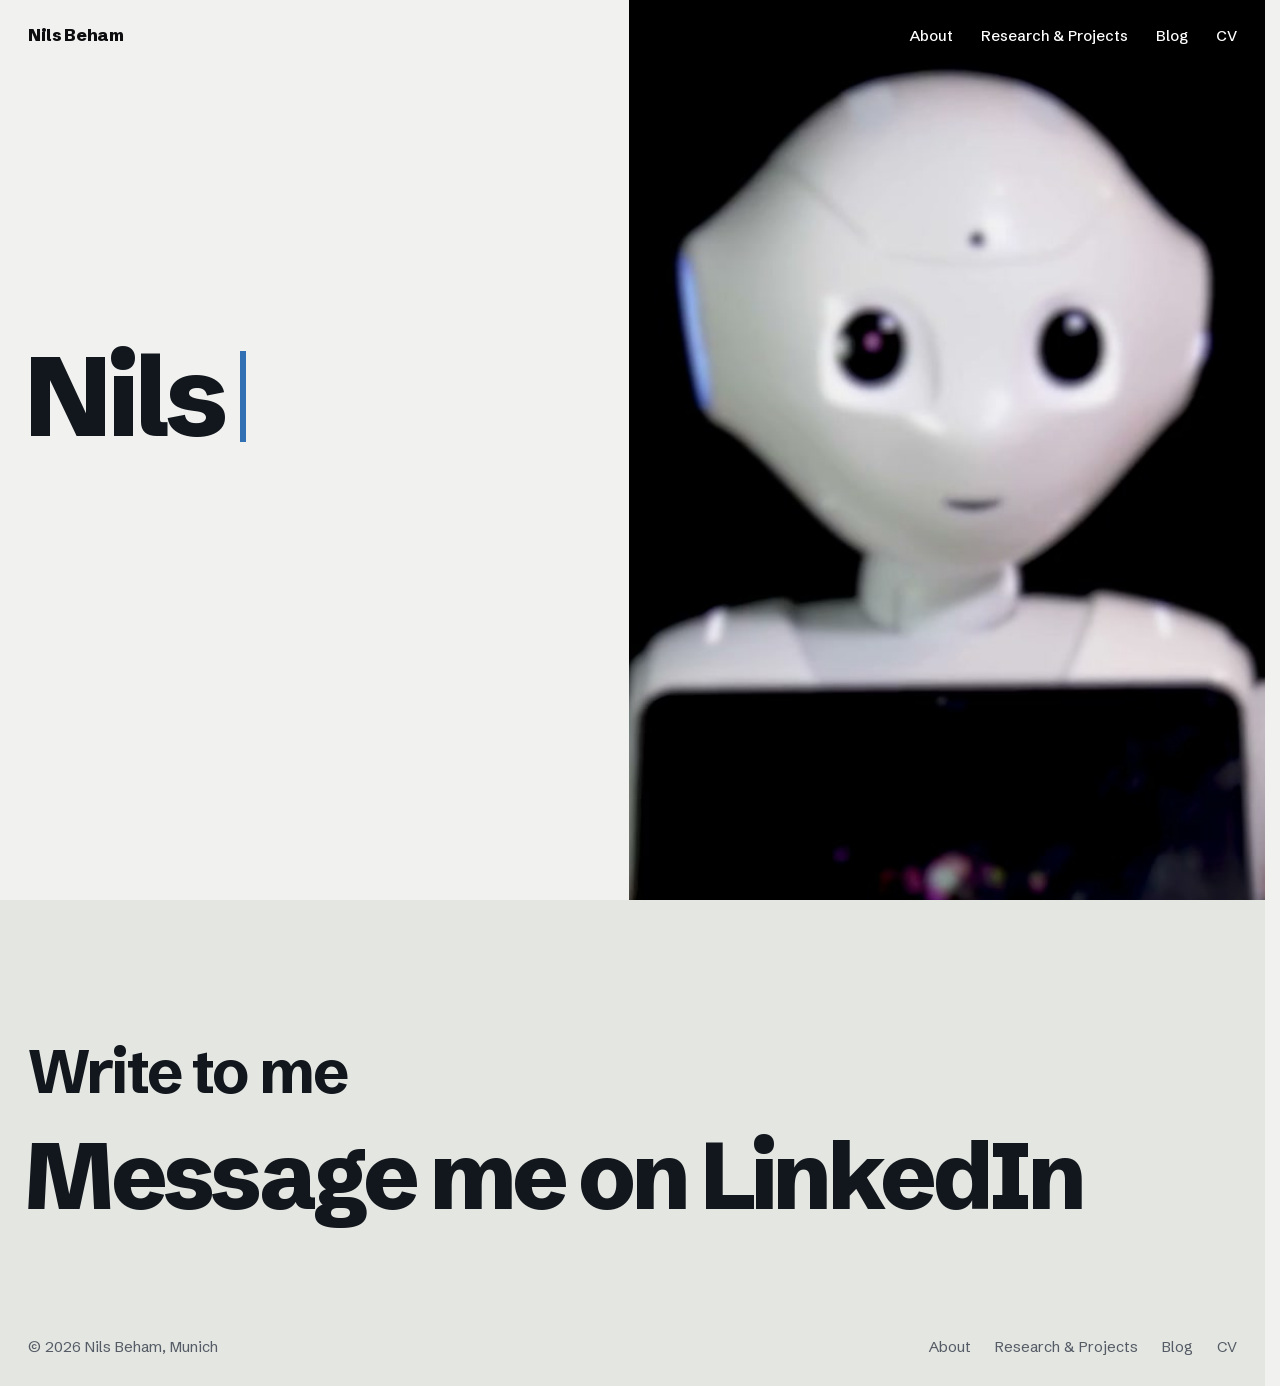
<file: index.html>
<!doctype html>
<html lang="en">
<head>
<meta charset="utf-8">
<meta name="viewport" content="width=device-width, initial-scale=1">
<title>Nils Beham</title>
<meta name="description" content="Nils Beham studies Physics and Management and Technology at the Technical University of Munich, with a strong interest in AI safety, biosecurity and AI security. His thesis fine-tuned Boltz-2 to predict protein–peptide binding affinity.">
<meta name="author" content="Nils Beham">
<meta name="theme-color" content="#f1f2ef">
<meta property="og:type" content="website">
<meta property="og:title" content="Nils Beham">
<meta property="og:description" content="Nils Beham studies Physics and Management and Technology at the Technical University of Munich, with a strong interest in AI safety, biosecurity and AI security. His thesis fine-tuned Boltz-2 to predict protein–peptide binding affinity.">
<meta property="og:url" content="https://nilsbeham.com/">
<meta property="og:image" content="https://nilsbeham.com/assets/og-wide.jpg?v=d52dc7c8f9">
<meta property="og:image:width" content="1200">
<meta property="og:image:height" content="630">
<meta property="og:image:alt" content="Nils Beham, smiling, in a light knit zip sweater">
<meta name="twitter:card" content="summary_large_image">
<link rel="icon" href="favicon.ico" sizes="16x16 32x32 48x48">
<link rel="icon" href="assets/favicon.svg?v=ad8c16eaee" type="image/svg+xml">
<link rel="icon" href="assets/icon-192.png?v=88d17ffa8a" type="image/png" sizes="192x192">
<link rel="apple-touch-icon" href="assets/apple-touch-icon.png?v=b1b4710e21">
<script>document.documentElement.classList.add("js", "loading")</script>
<link rel="preload" href="assets/fonts/schibsted-grotesk-latin.woff2" as="font" type="font/woff2" crossorigin>
<link rel="stylesheet" href="assets/style.css?v=b1bfef44be">
<script>
  // show the page only once its typeface is ready, so text never reflows
  // from a fallback font after first paint (capped so a slow network still renders)
  (() => {
    const done = () => document.documentElement.classList.remove("loading");
    const f = '"Schibsted Grotesk"';
    Promise.all(["400", "500", "600", "700", "800"].map((w) => document.fonts.load(`${w} 1em ${f}`))).then(done, done);
    setTimeout(done, 1500);
  })();
</script>
<script src="assets/main.js?v=bab0e16e72" defer onerror="document.documentElement.classList.remove('js')"></script>
</head>
<body>
<header class="nav">
  <a class="wordmark" href="index.html">Nils Beham</a>
  <nav aria-label="Main">
  <ul>
    <li><a href="about.html">About</a></li>
    <li><a href="research.html">Research &amp; Projects</a></li>
    <li><a href="writing.html">Blog</a></li>
    <li><a href="cv.html">CV</a></li>
  </ul>
  </nav>
  <button class="menu-btn" aria-haspopup="dialog" aria-expanded="false" aria-controls="menu">Menu</button>
</header>
<div class="sheet" id="menu" role="dialog" aria-modal="true" aria-label="Menu">
  <div class="sheet-top"><a class="wordmark" href="index.html">Nils Beham</a><button>Close</button></div>
  <ul>
    <li><a href="index.html" aria-current="page">Home</a></li>
    <li><a href="about.html">About</a></li>
    <li><a href="research.html">Research &amp; Projects</a></li>
    <li><a href="writing.html">Blog</a></li>
    <li><a href="cv.html">CV</a></li>
    <li><a href="https://www.linkedin.com/in/nilsbeham/" target="_blank" rel="noopener">Message me on LinkedIn</a></li>
  </ul>
</div>

<main>
  <section class="hero" data-roles='["Physicist", "Management and Technology student", "Machine learning enthusiast", "Former paramedic", "Track &amp; field runner"]'>
    <div class="hero-text">
      <h1 class="name">Nils Beham</h1>
      <p class="role"><span class="role-text">Physicist</span><span class="r-caret blink" aria-hidden="true"></span></p>
      <p class="hero-study">I study Physics as well as Management and Technology at the Technical University of Munich.</p>
      <p class="hero-sub">Currently highly interested in <span class="rotate" data-words='["AI safety", "biosecurity", "AI security", "biosecurity"]'>AI safety, biosecurity and AI security</span></p>
      <div class="actions">
        <a class="btn" href="https://www.linkedin.com/in/nilsbeham/" target="_blank" rel="noopener">Message me on LinkedIn</a>
        <a class="link" href="research.html">Research &amp; projects</a>
      </div>
      <ul class="socials" aria-label="Elsewhere">
        <li><a href="https://github.com/nilsbeham" target="_blank" rel="noopener" aria-label="GitHub"><svg viewBox="0 0 16 16" aria-hidden="true"><path fill="currentColor" d="M8 0C3.58 0 0 3.58 0 8c0 3.54 2.29 6.53 5.47 7.59.4.07.55-.17.55-.38 0-.19-.01-.82-.01-1.49-2.01.37-2.53-.49-2.69-.94-.09-.23-.48-.94-.82-1.13-.28-.15-.68-.52-.01-.53.63-.01 1.08.58 1.23.82.72 1.21 1.87.87 2.33.66.07-.52.28-.87.51-1.07-1.78-.2-3.64-.89-3.64-3.95 0-.87.31-1.59.82-2.15-.08-.2-.36-1.02.08-2.12 0 0 .67-.21 2.2.82.64-.18 1.32-.27 2-.27.68 0 1.36.09 2 .27 1.53-1.04 2.2-.82 2.2-.82.44 1.1.16 1.92.08 2.12.51.56.82 1.27.82 2.15 0 3.07-1.87 3.75-3.65 3.95.29.25.54.73.54 1.48 0 1.07-.01 1.93-.01 2.2 0 .21.15.46.55.38A8.013 8.013 0 0016 8c0-4.42-3.58-8-8-8z"/></svg><span>GitHub</span></a></li>
        <li><a href="https://www.linkedin.com/in/nilsbeham/" target="_blank" rel="noopener" aria-label="LinkedIn"><svg viewBox="0 0 16 16" aria-hidden="true"><rect width="16" height="16" rx="2.5" fill="currentColor"/><circle cx="4.4" cy="4.3" r="1.35" class="cut"/><rect x="3.2" y="6.4" width="2.4" height="6.6" class="cut"/><path class="cut" d="M7.3 6.4h2.3v.95c.35-.6 1.15-1.13 2.25-1.13 2.05 0 2.45 1.3 2.45 3V13h-2.4V9.65c0-.8-.05-1.6-1.05-1.6-1.05 0-1.2.75-1.2 1.55V13H7.3z"/></svg><span>LinkedIn</span></a></li>
      </ul>
    </div>
    <div class="hero-tile">
      <img class="v-img v-still" src="assets/hero-v2-first.jpg?v=0d537d9b5d" alt="" aria-hidden="true">
      <video class="v-intro" muted playsinline preload="auto" poster="assets/hero-v2-first.jpg?v=0d537d9b5d" data-still="assets/hero-v2-last.jpg?v=3eaa539791" data-img-intro="assets/hero-v2-img-intro.mp4?v=1c82710685" data-img-loop="assets/hero-v2-img-loop.mp4?v=b1df8493ae" data-phone="assets/hero-v2-phone.mp4?v=09962630d6" aria-hidden="true" src="assets/hero-v2.mp4?v=6c8b1de63a"></video>
    </div>
  </section>

</main>

<footer class="close grid" id="contact">
  <h2 data-in>Write to me</h2>
  <a class="mail" href="https://www.linkedin.com/in/nilsbeham/" target="_blank" rel="noopener" data-in>Message me on LinkedIn</a>
  <div class="base">
    <span>&copy; <span data-year>2026</span> Nils Beham, Munich</span>
    <nav aria-label="Footer">
      <a href="about.html">About</a><a href="research.html">Research &amp; Projects</a><a href="writing.html">Blog</a><a href="cv.html">CV</a>
    </nav>
  </div>
</footer>
</body>
</html>
</file>
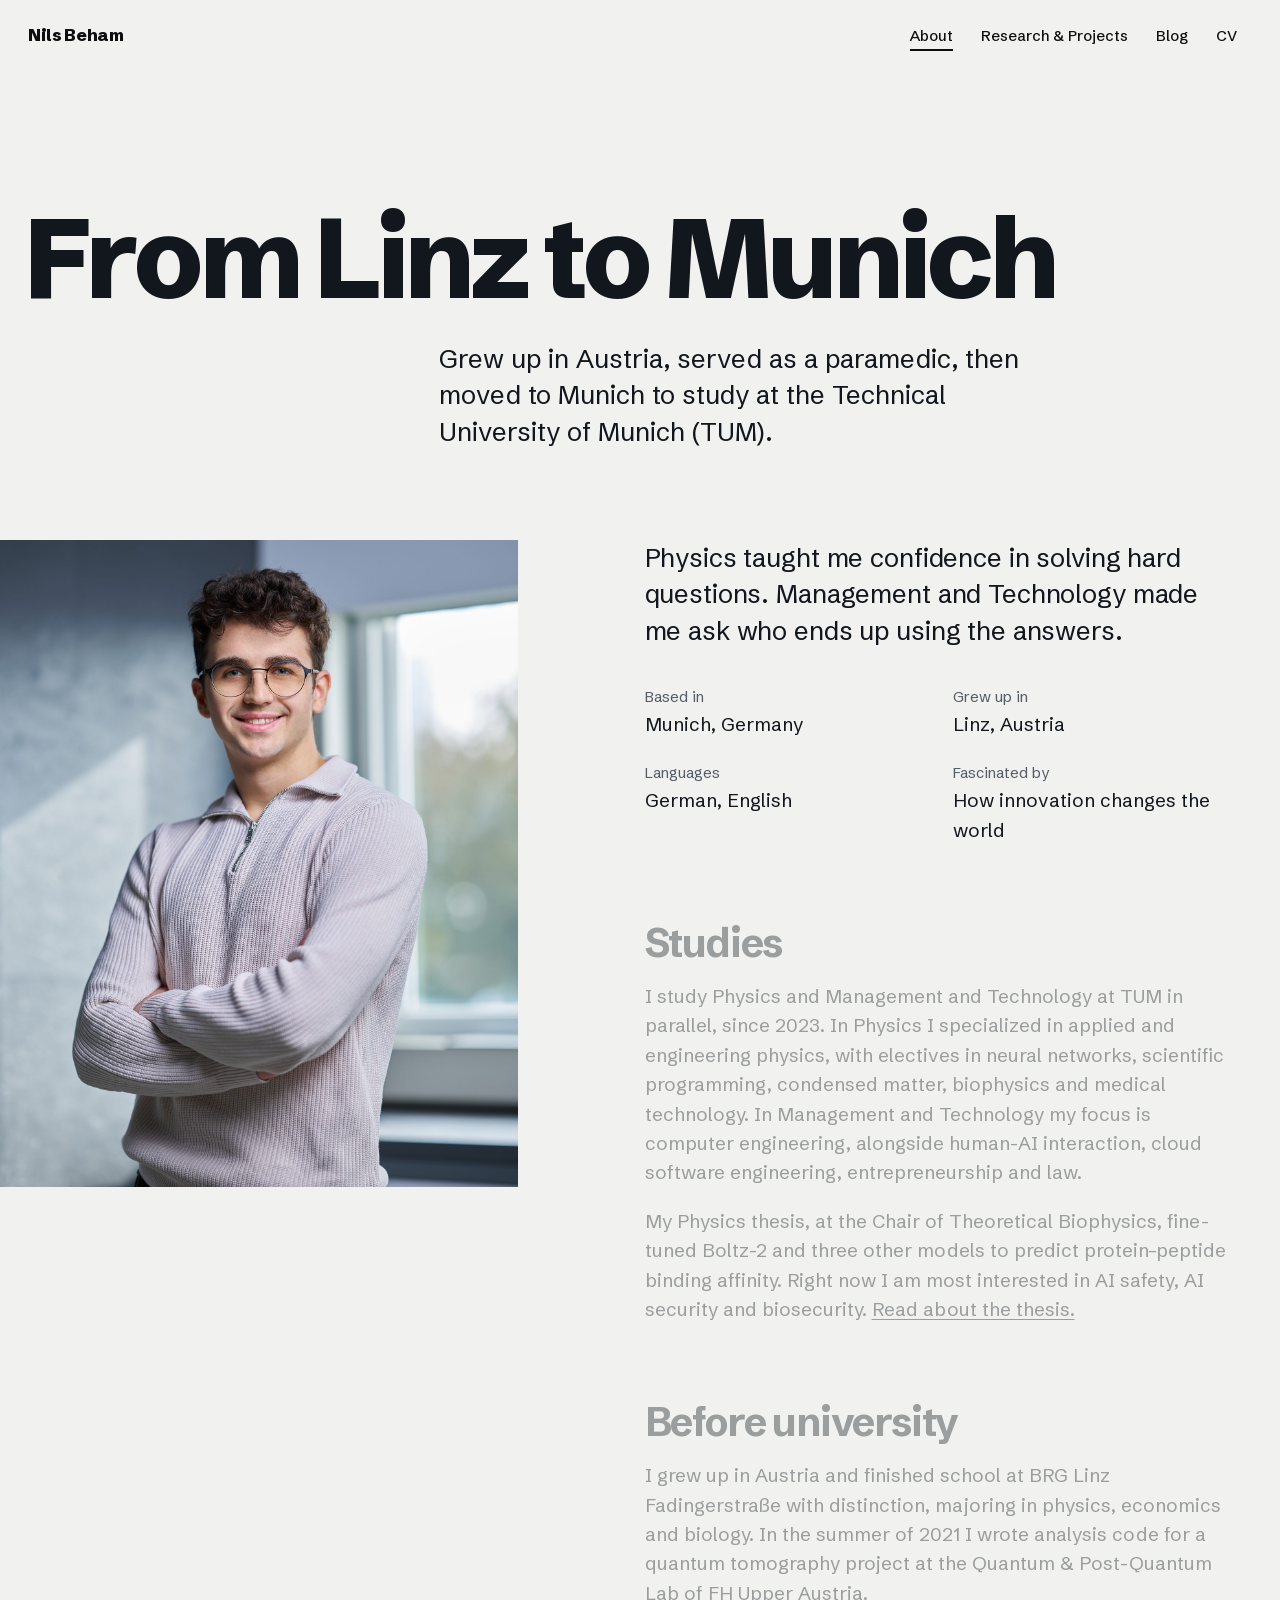
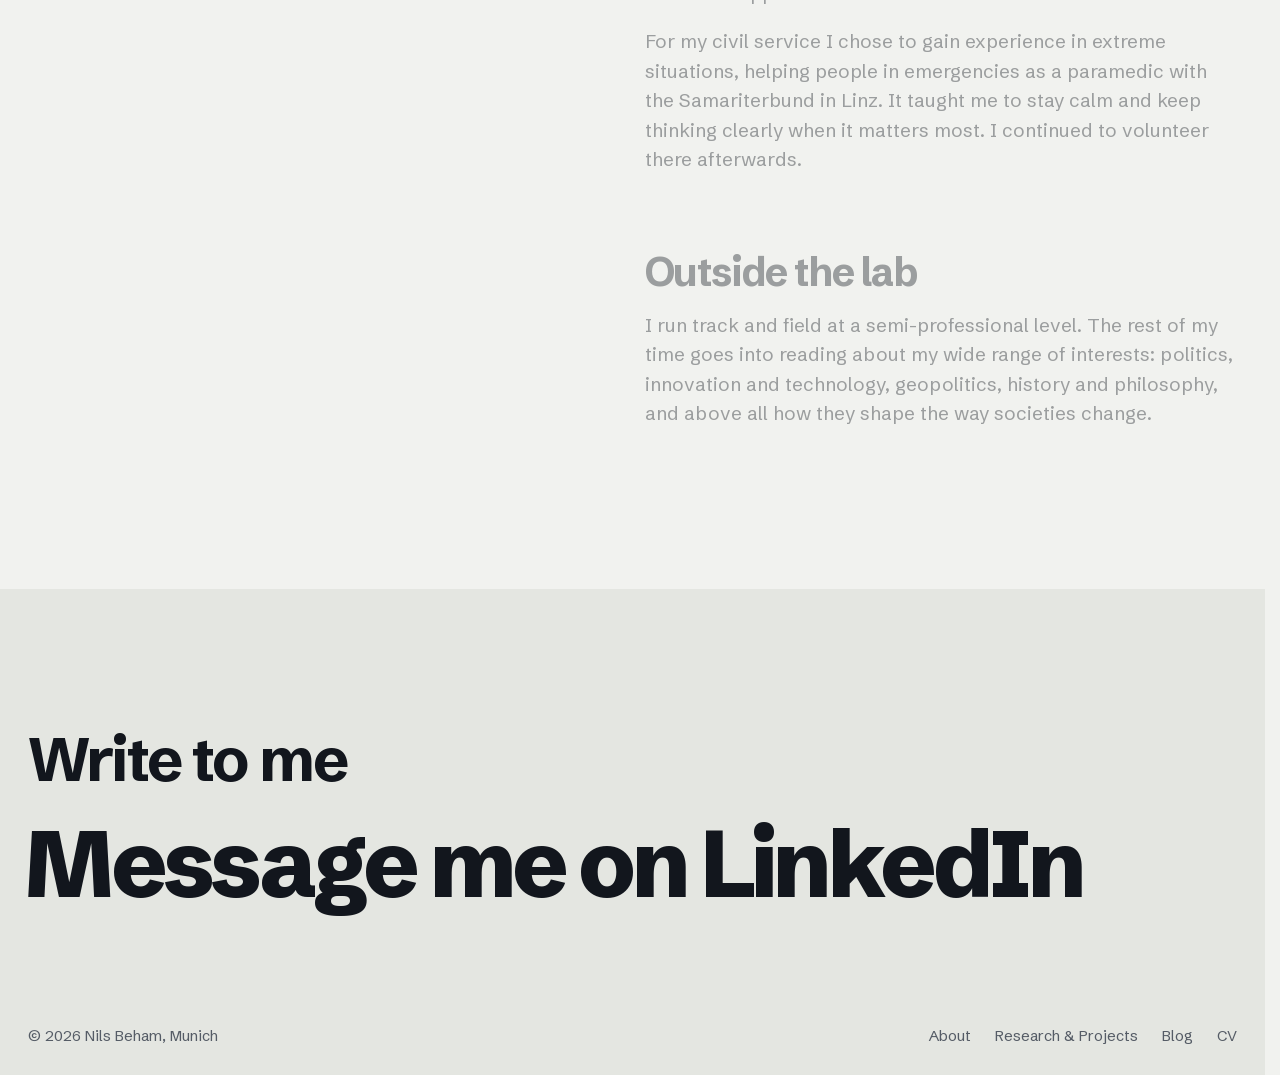
<file: about.html>
<!doctype html>
<html lang="en">
<head>
<meta charset="utf-8">
<meta name="viewport" content="width=device-width, initial-scale=1">
<title>About Nils Beham</title>
<meta name="description" content="Nils Beham grew up in Austria, served as a paramedic, and studies Physics and Management and Technology at the Technical University of Munich.">
<meta name="author" content="Nils Beham">
<meta name="theme-color" content="#f1f2ef">
<meta property="og:type" content="website">
<meta property="og:title" content="About Nils Beham">
<meta property="og:description" content="Nils Beham grew up in Austria, served as a paramedic, and studies Physics and Management and Technology at the Technical University of Munich.">
<meta property="og:url" content="https://nilsbeham.com/about.html">
<meta property="og:image" content="https://nilsbeham.com/assets/og-wide.jpg?v=d52dc7c8f9">
<meta property="og:image:width" content="1200">
<meta property="og:image:height" content="630">
<meta property="og:image:alt" content="Nils Beham, smiling, in a light knit zip sweater">
<meta name="twitter:card" content="summary_large_image">
<link rel="icon" href="favicon.ico" sizes="16x16 32x32 48x48">
<link rel="icon" href="assets/favicon.svg?v=ad8c16eaee" type="image/svg+xml">
<link rel="icon" href="assets/icon-192.png?v=88d17ffa8a" type="image/png" sizes="192x192">
<link rel="apple-touch-icon" href="assets/apple-touch-icon.png?v=b1b4710e21">
<script>document.documentElement.classList.add("js", "loading")</script>
<link rel="preload" href="assets/fonts/schibsted-grotesk-latin.woff2" as="font" type="font/woff2" crossorigin>
<link rel="stylesheet" href="assets/style.css?v=b1bfef44be">
<script>
  // show the page only once its typeface is ready, so text never reflows
  // from a fallback font after first paint (capped so a slow network still renders)
  (() => {
    const done = () => document.documentElement.classList.remove("loading");
    const f = '"Schibsted Grotesk"';
    Promise.all(["400", "500", "600", "700", "800"].map((w) => document.fonts.load(`${w} 1em ${f}`))).then(done, done);
    setTimeout(done, 1500);
  })();
</script>
<script src="assets/main.js?v=bab0e16e72" defer onerror="document.documentElement.classList.remove('js')"></script>
</head>
<body>
<header class="nav">
  <a class="wordmark" href="index.html">Nils Beham</a>
  <nav aria-label="Main">
  <ul>
    <li><a href="about.html" aria-current="page">About</a></li>
    <li><a href="research.html">Research &amp; Projects</a></li>
    <li><a href="writing.html">Blog</a></li>
    <li><a href="cv.html">CV</a></li>
  </ul>
  </nav>
  <button class="menu-btn" aria-haspopup="dialog" aria-expanded="false" aria-controls="menu">Menu</button>
</header>
<div class="sheet" id="menu" role="dialog" aria-modal="true" aria-label="Menu">
  <div class="sheet-top"><a class="wordmark" href="index.html">Nils Beham</a><button>Close</button></div>
  <ul>
    <li><a href="index.html">Home</a></li>
    <li><a href="about.html" aria-current="page">About</a></li>
    <li><a href="research.html">Research &amp; Projects</a></li>
    <li><a href="writing.html">Blog</a></li>
    <li><a href="cv.html">CV</a></li>
    <li><a href="https://www.linkedin.com/in/nilsbeham/" target="_blank" rel="noopener">Message me on LinkedIn</a></li>
  </ul>
</div>

<main>
  <header class="page-head grid">
    <h1>From Linz to Munich</h1>
    <p class="sub" data-in>Grew up in Austria, served as a paramedic, then moved to Munich to study at the Technical University of Munich (TUM).</p>
  </header>


  <section class="grid about-body" style="padding-bottom:var(--sec)">
    <figure class="portrait" data-in="soft">
      <img src="assets/nils.jpg?v=f16078de26" alt="Nils Beham in a light knit zip sweater, arms crossed, smiling, next to a bright window" width="1600" height="2000">
    </figure>

    <div class="about-text measure">
      <p class="lead" data-in>Physics taught me confidence in solving hard questions. Management and Technology made me ask who ends up using the answers.</p>
      <dl class="facts" data-in>
        <div><dt>Based in</dt><dd>Munich, Germany</dd></div>
        <div><dt>Grew up in</dt><dd>Linz, Austria</dd></div>
        <div><dt>Languages</dt><dd>German, English</dd></div>
        <div><dt>Fascinated by</dt><dd>How innovation changes the world</dd></div>
      </dl>

      <div class="about-sec" data-focus>
        <h2 data-in>Studies</h2>
        <div class="prose" data-in>
          <p>I study Physics and Management and Technology at TUM in parallel, since 2023. In Physics I specialized in applied and engineering physics, with electives in neural networks, scientific programming, condensed matter, biophysics and medical technology. In Management and Technology my focus is computer engineering, alongside human-AI interaction, cloud software engineering, entrepreneurship and law.</p>
          <p>My Physics thesis, at the Chair of Theoretical Biophysics, fine-tuned Boltz-2 and three other models to predict protein–peptide binding affinity. Right now I am most interested in AI safety, AI security and biosecurity. <a href="projects/fine-tuning-and-fusion.html">Read about the thesis.</a></p>
        </div>
      </div>

      <div class="about-sec" data-focus>
        <h2 data-in>Before university</h2>
        <div class="prose" data-in>
          <p>I grew up in Austria and finished school at BRG Linz Fadingerstraße with distinction, majoring in physics, economics and biology. In the summer of 2021 I wrote analysis code for a quantum tomography project at the Quantum &amp; Post-Quantum Lab of FH Upper Austria.</p>
          <p>For my civil service I chose to gain experience in extreme situations, helping people in emergencies as a paramedic with the Samariterbund in Linz. It taught me to stay calm and keep thinking clearly when it matters most. I continued to volunteer there afterwards.</p>
        </div>
      </div>

      <div class="about-sec" data-focus>
        <h2 data-in>Outside the lab</h2>
        <div class="prose" data-in>
          <p>I run track and field at a semi-professional level. The rest of my time goes into reading about my wide range of interests: politics, innovation and technology, geopolitics, history and philosophy, and above all how they shape the way societies change.</p>
        </div>
      </div>
    </div>
  </section>
</main>

<footer class="close grid" id="contact">
  <h2 data-in>Write to me</h2>
  <a class="mail" href="https://www.linkedin.com/in/nilsbeham/" target="_blank" rel="noopener" data-in>Message me on LinkedIn</a>
  <div class="base">
    <span>&copy; <span data-year>2026</span> Nils Beham, Munich</span>
    <nav aria-label="Footer">
      <a href="about.html">About</a><a href="research.html">Research &amp; Projects</a><a href="writing.html">Blog</a><a href="cv.html">CV</a>
    </nav>
  </div>
</footer>
</body>
</html>
</file>
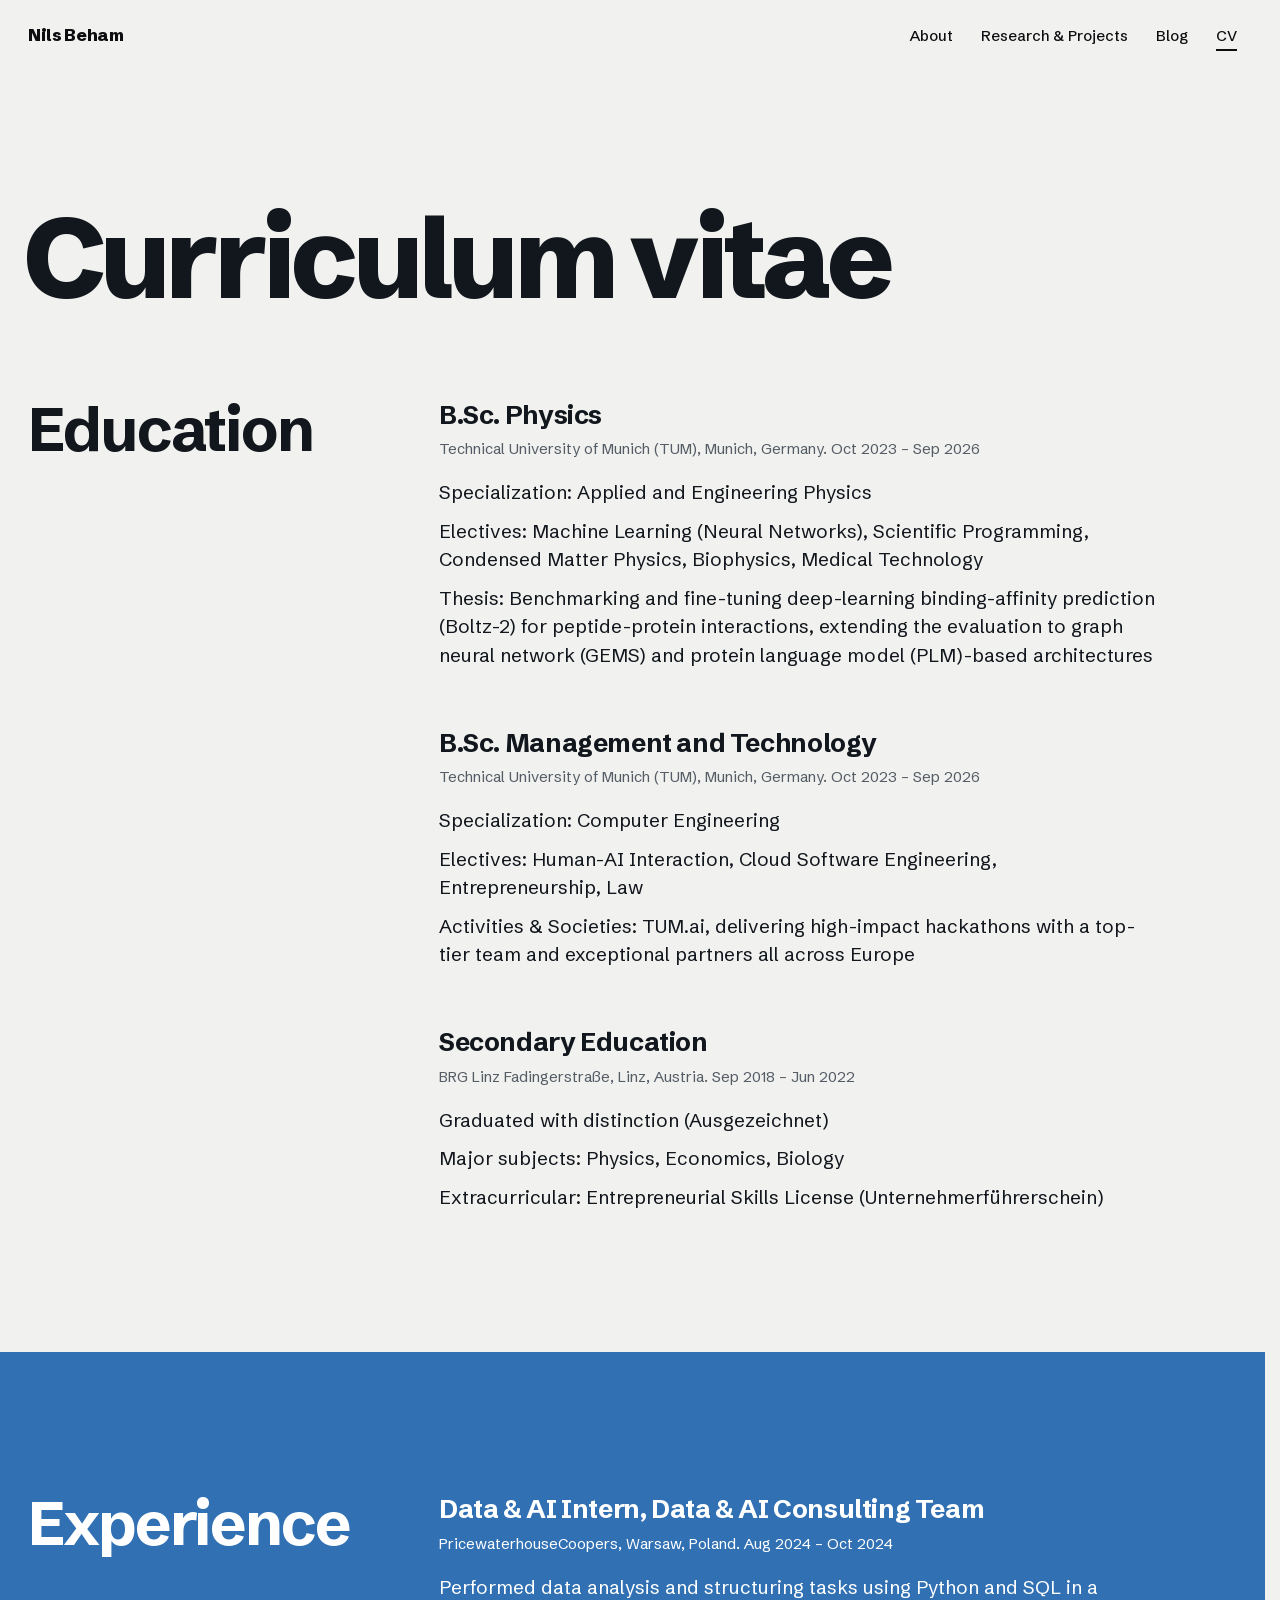
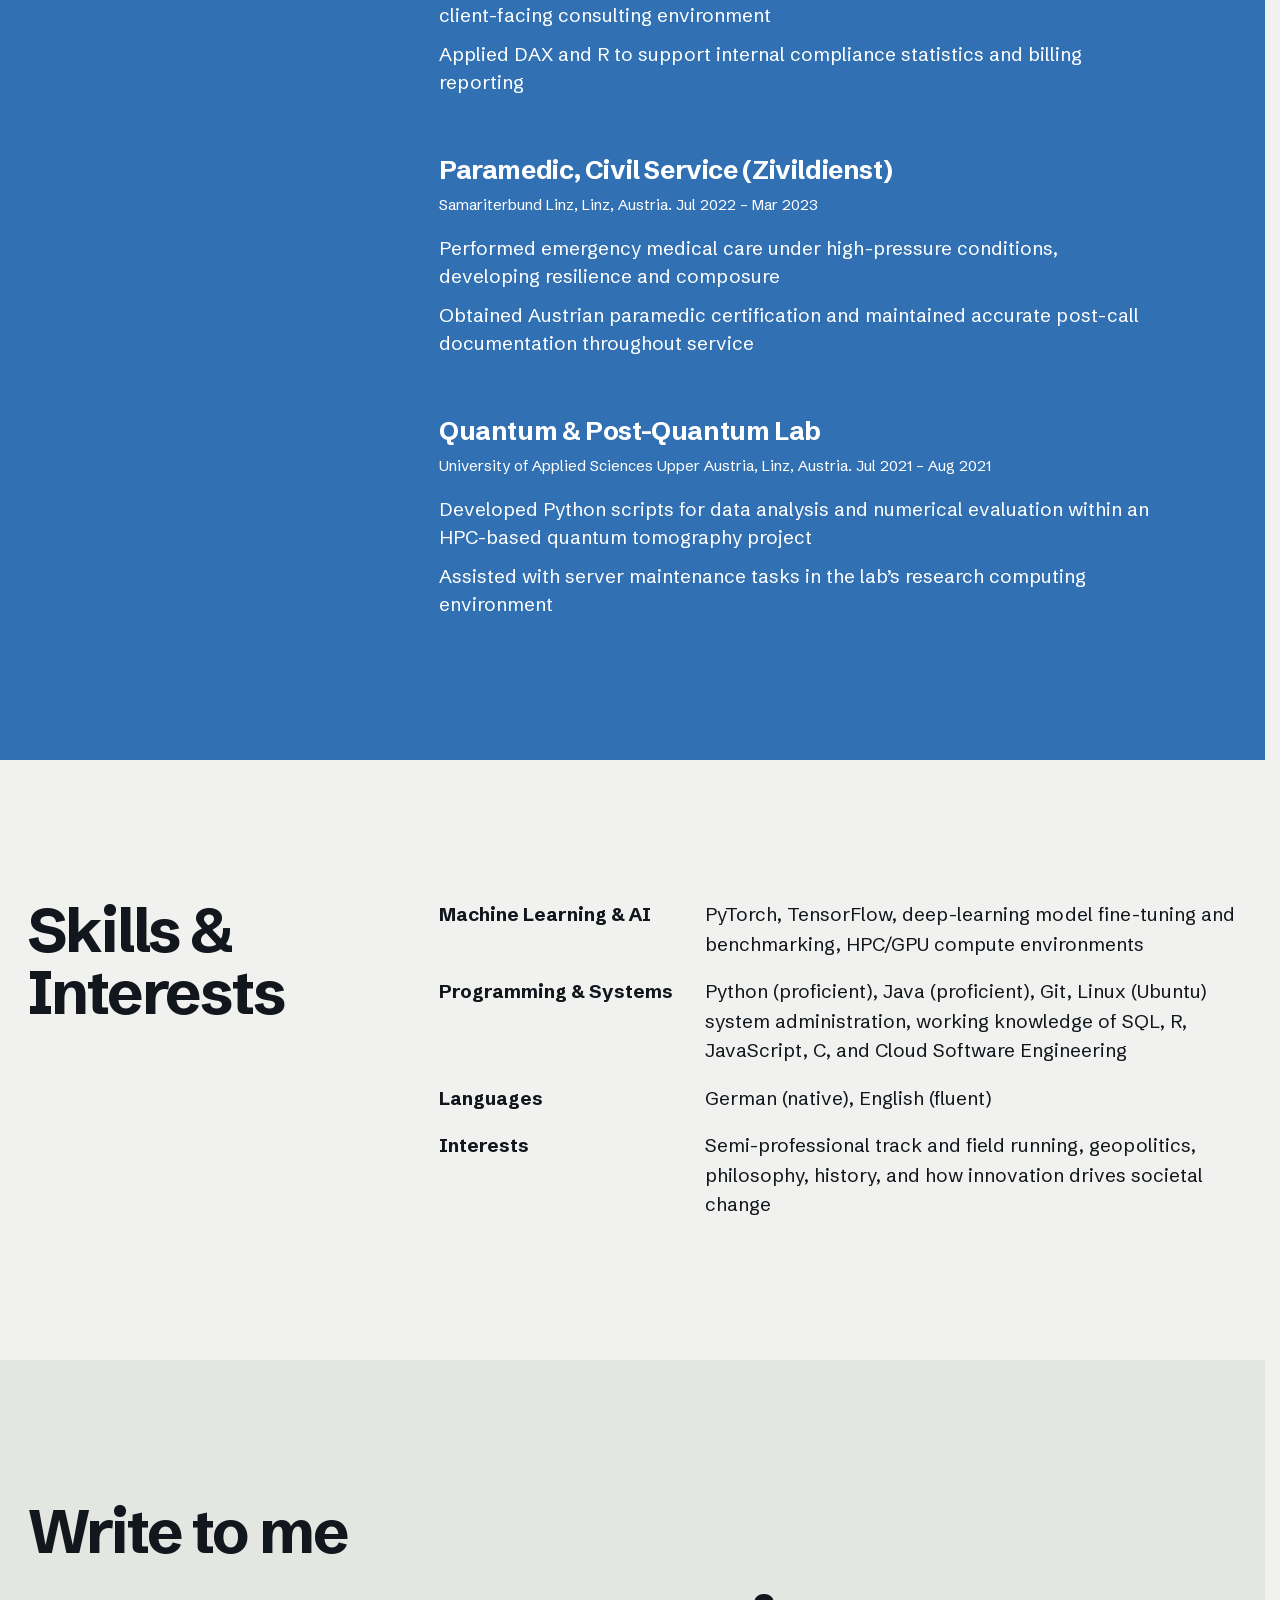
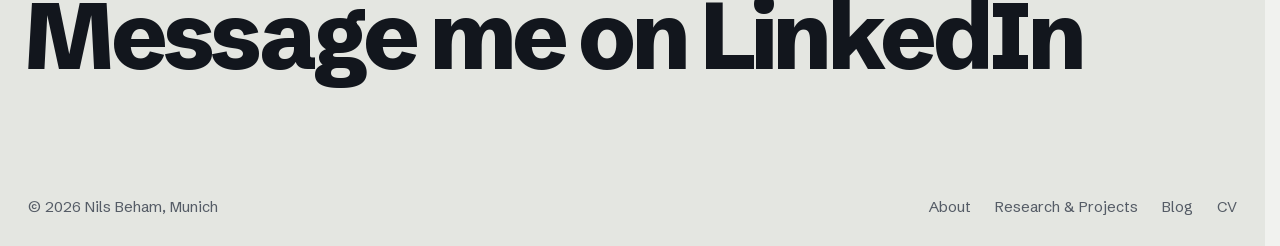
<file: cv.html>
<!doctype html>
<html lang="en">
<head>
<meta charset="utf-8">
<meta name="viewport" content="width=device-width, initial-scale=1">
<title>CV of Nils Beham</title>
<meta name="description" content="Curriculum vitae of Nils Beham: education at the Technical University of Munich, experience at PricewaterhouseCoopers and Samariterbund Linz, skills and interests.">
<meta name="author" content="Nils Beham">
<meta name="theme-color" content="#f1f2ef">
<meta property="og:type" content="website">
<meta property="og:title" content="CV of Nils Beham">
<meta property="og:description" content="Curriculum vitae of Nils Beham: education at the Technical University of Munich, experience at PricewaterhouseCoopers and Samariterbund Linz, skills and interests.">
<meta property="og:url" content="https://nilsbeham.com/cv.html">
<meta property="og:image" content="https://nilsbeham.com/assets/og-wide.jpg?v=d52dc7c8f9">
<meta property="og:image:width" content="1200">
<meta property="og:image:height" content="630">
<meta property="og:image:alt" content="Nils Beham, smiling, in a light knit zip sweater">
<meta name="twitter:card" content="summary_large_image">
<link rel="icon" href="favicon.ico" sizes="16x16 32x32 48x48">
<link rel="icon" href="assets/favicon.svg?v=ad8c16eaee" type="image/svg+xml">
<link rel="icon" href="assets/icon-192.png?v=88d17ffa8a" type="image/png" sizes="192x192">
<link rel="apple-touch-icon" href="assets/apple-touch-icon.png?v=b1b4710e21">
<script>document.documentElement.classList.add("js", "loading")</script>
<link rel="preload" href="assets/fonts/schibsted-grotesk-latin.woff2" as="font" type="font/woff2" crossorigin>
<link rel="stylesheet" href="assets/style.css?v=b1bfef44be">
<script>
  // show the page only once its typeface is ready, so text never reflows
  // from a fallback font after first paint (capped so a slow network still renders)
  (() => {
    const done = () => document.documentElement.classList.remove("loading");
    const f = '"Schibsted Grotesk"';
    Promise.all(["400", "500", "600", "700", "800"].map((w) => document.fonts.load(`${w} 1em ${f}`))).then(done, done);
    setTimeout(done, 1500);
  })();
</script>
<script src="assets/main.js?v=bab0e16e72" defer onerror="document.documentElement.classList.remove('js')"></script>
</head>
<body>
<header class="nav">
  <a class="wordmark" href="index.html">Nils Beham</a>
  <nav aria-label="Main">
  <ul>
    <li><a href="about.html">About</a></li>
    <li><a href="research.html">Research &amp; Projects</a></li>
    <li><a href="writing.html">Blog</a></li>
    <li><a href="cv.html" aria-current="page">CV</a></li>
  </ul>
  </nav>
  <button class="menu-btn" aria-haspopup="dialog" aria-expanded="false" aria-controls="menu">Menu</button>
</header>
<div class="sheet" id="menu" role="dialog" aria-modal="true" aria-label="Menu">
  <div class="sheet-top"><a class="wordmark" href="index.html">Nils Beham</a><button>Close</button></div>
  <ul>
    <li><a href="index.html">Home</a></li>
    <li><a href="about.html">About</a></li>
    <li><a href="research.html">Research &amp; Projects</a></li>
    <li><a href="writing.html">Blog</a></li>
    <li><a href="cv.html" aria-current="page">CV</a></li>
    <li><a href="https://www.linkedin.com/in/nilsbeham/" target="_blank" rel="noopener">Message me on LinkedIn</a></li>
  </ul>
</div>

<main class="cv-page">
  <header class="page-head grid">
    <h1>Curriculum vitae</h1>
  </header>

  <section class="sec grid split" style="padding-top:0">
    <h2 class="c-left" data-in>Education</h2>
    <div class="c-right measure">
      <div class="entry" data-in>
        <h3>B.Sc. Physics</h3>
        <p class="where">Technical University of Munich (TUM), Munich, Germany. Oct 2023 – Sep 2026</p>
        <ul>
          <li>Specialization: Applied and Engineering Physics</li>
          <li>Electives: Machine Learning (Neural Networks), Scientific Programming, Condensed Matter Physics, Biophysics, Medical Technology</li>
          <li>Thesis: Benchmarking and fine-tuning deep-learning binding-affinity prediction (Boltz-2) for peptide-protein interactions, extending the evaluation to graph neural network (GEMS) and protein language model (PLM)-based architectures</li>
        </ul>
      </div>
      <div class="entry" data-in>
        <h3>B.Sc. Management and Technology</h3>
        <p class="where">Technical University of Munich (TUM), Munich, Germany. Oct 2023 – Sep 2026</p>
        <ul>
          <li>Specialization: Computer Engineering</li>
          <li>Electives: Human-AI Interaction, Cloud Software Engineering, Entrepreneurship, Law</li>
          <li>Activities &amp; Societies: TUM.ai, delivering high-impact hackathons with a top-tier team and exceptional partners all across Europe</li>
        </ul>
      </div>
      <div class="entry" data-in>
        <h3>Secondary Education</h3>
        <p class="where">BRG Linz Fadingerstraße, Linz, Austria. Sep 2018 – Jun 2022</p>
        <ul>
          <li>Graduated with distinction (Ausgezeichnet)</li>
          <li>Major subjects: Physics, Economics, Biology</li>
          <li>Extracurricular: Entrepreneurial Skills License (Unternehmerführerschein)</li>
        </ul>
      </div>
    </div>
  </section>

  <section class="sec field">
    <div class="grid split">
      <h2 class="c-left" data-in>Experience</h2>
      <div class="c-right measure">
        <div class="entry" data-in>
          <h3>Data &amp; AI Intern, Data &amp; AI Consulting Team</h3>
          <p class="where" style="color:var(--field-ink)">PricewaterhouseCoopers, Warsaw, Poland. Aug 2024 – Oct 2024</p>
          <ul>
            <li>Performed data analysis and structuring tasks using Python and SQL in a client-facing consulting environment</li>
            <li>Applied DAX and R to support internal compliance statistics and billing reporting</li>
          </ul>
        </div>
        <div class="entry" data-in>
          <h3>Paramedic, Civil Service (Zivildienst)</h3>
          <p class="where" style="color:var(--field-ink)">Samariterbund Linz, Linz, Austria. Jul 2022 – Mar 2023</p>
          <ul>
            <li>Performed emergency medical care under high-pressure conditions, developing resilience and composure</li>
            <li>Obtained Austrian paramedic certification and maintained accurate post-call documentation throughout service</li>
          </ul>
        </div>
        <div class="entry" data-in>
          <h3>Quantum &amp; Post-Quantum Lab</h3>
          <p class="where" style="color:var(--field-ink)">University of Applied Sciences Upper Austria, Linz, Austria. Jul 2021 – Aug 2021</p>
          <ul>
            <li>Developed Python scripts for data analysis and numerical evaluation within an HPC-based quantum tomography project</li>
            <li>Assisted with server maintenance tasks in the lab’s research computing environment</li>
          </ul>
        </div>
      </div>
    </div>
  </section>

  <section class="sec grid split">
    <h2 class="c-left" data-in>Skills &amp; Interests</h2>
    <dl class="skills c-right">
      <dt data-in>Machine Learning &amp; AI</dt><dd data-in>PyTorch, TensorFlow, deep-learning model fine-tuning and benchmarking, HPC/GPU compute environments</dd>
      <dt data-in>Programming &amp; Systems</dt><dd data-in>Python (proficient), Java (proficient), Git, Linux (Ubuntu) system administration, working knowledge of SQL, R, JavaScript, C, and Cloud Software Engineering</dd>
      <dt data-in>Languages</dt><dd data-in>German (native), English (fluent)</dd>
      <dt data-in>Interests</dt><dd data-in>Semi-professional track and field running, geopolitics, philosophy, history, and how innovation drives societal change</dd>
    </dl>
  </section>
</main>

<footer class="close grid" id="contact">
  <h2 data-in>Write to me</h2>
  <a class="mail" href="https://www.linkedin.com/in/nilsbeham/" target="_blank" rel="noopener" data-in>Message me on LinkedIn</a>
  <div class="base">
    <span>&copy; <span data-year>2026</span> Nils Beham, Munich</span>
    <nav aria-label="Footer">
      <a href="about.html">About</a><a href="research.html">Research &amp; Projects</a><a href="writing.html">Blog</a><a href="cv.html">CV</a>
    </nav>
  </div>
</footer>
</body>
</html>
</file>
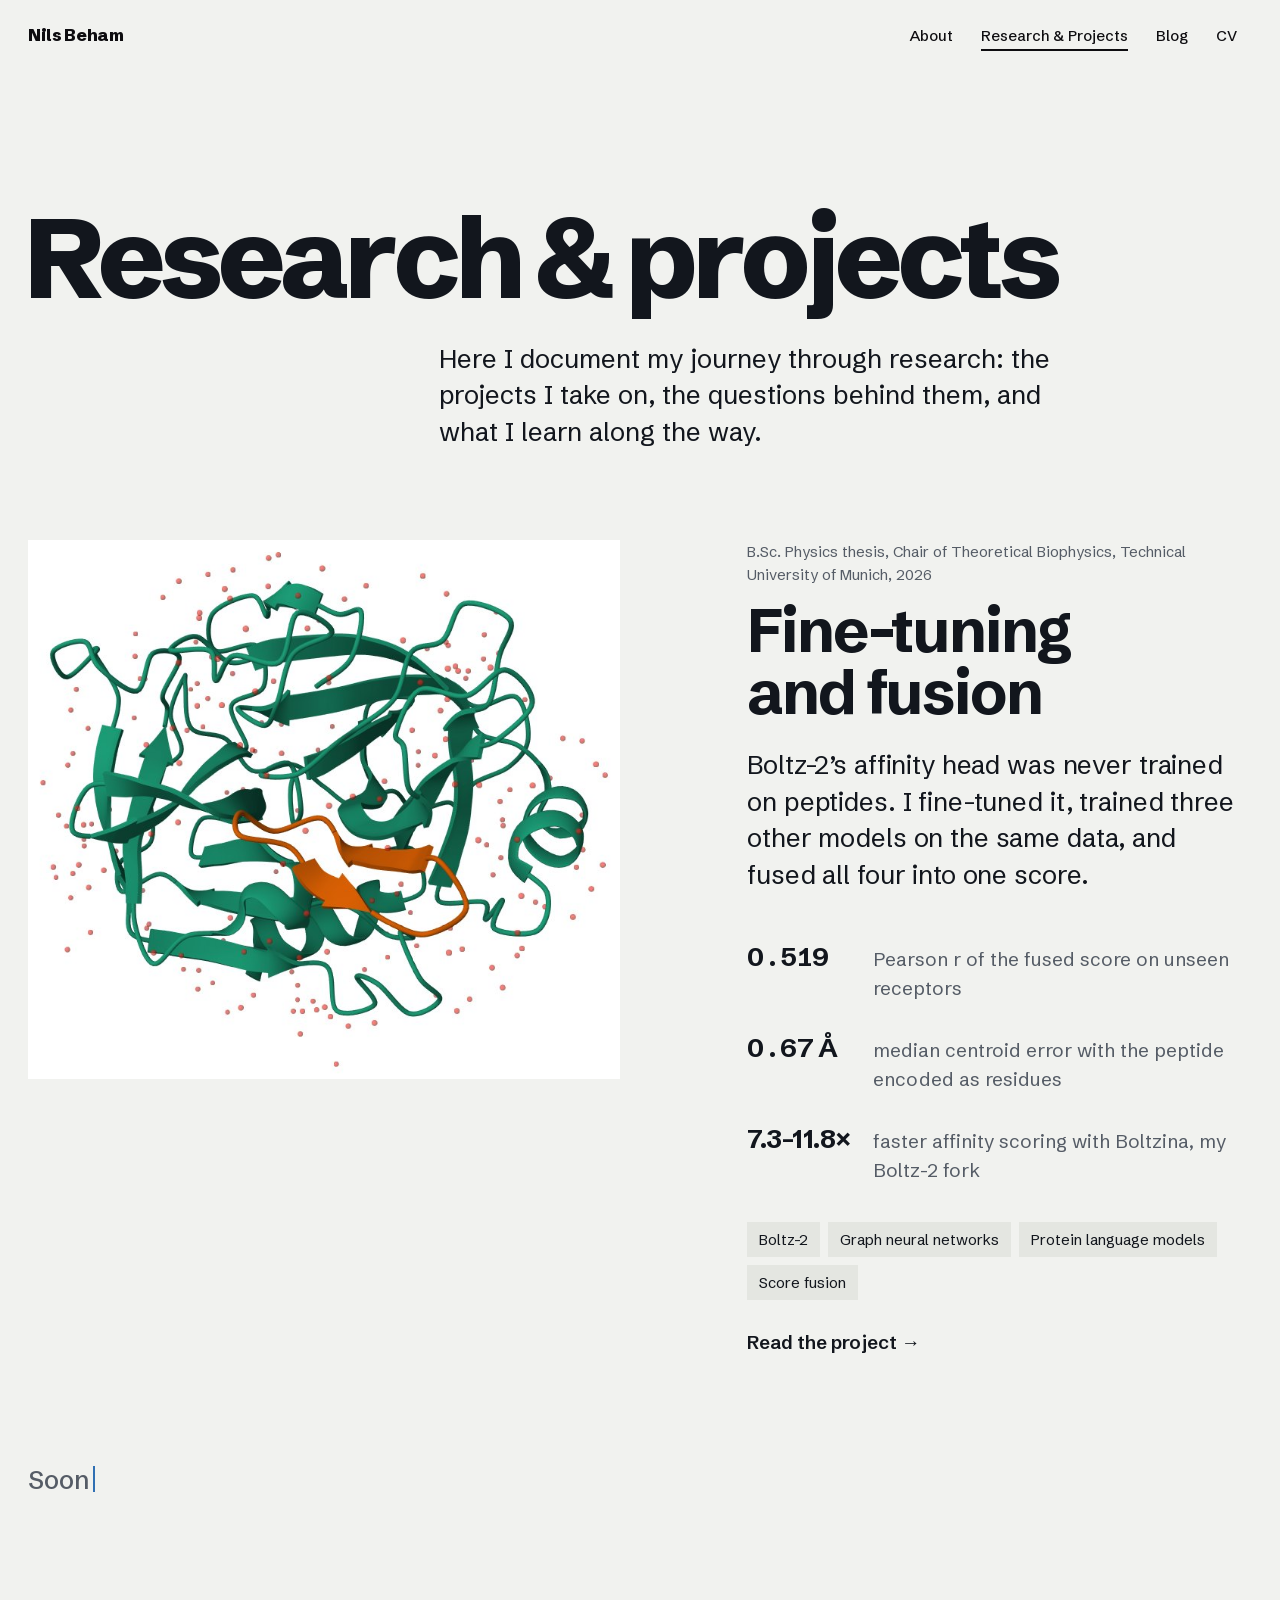
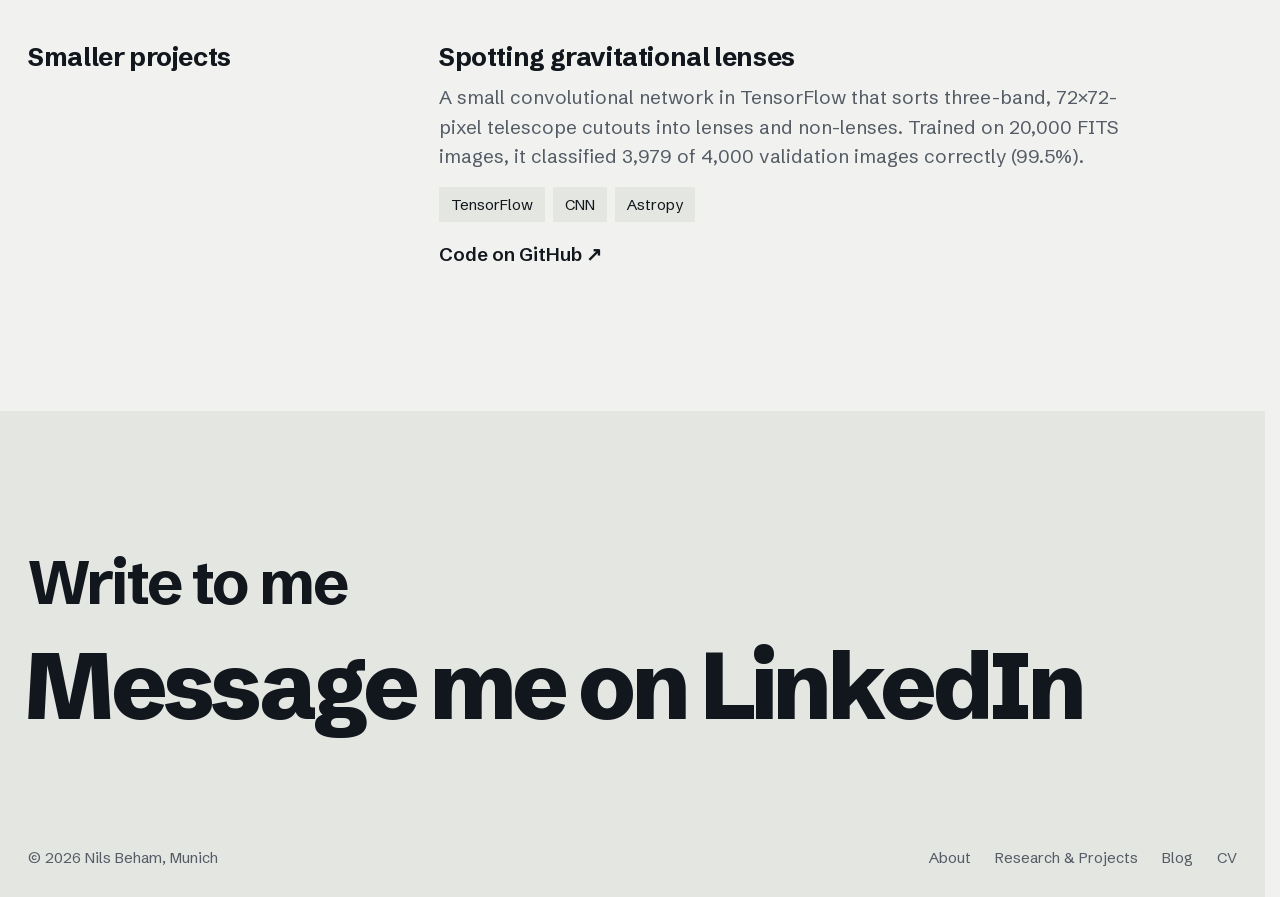
<file: research.html>
<!doctype html>
<html lang="en">
<head>
<meta charset="utf-8">
<meta name="viewport" content="width=device-width, initial-scale=1">
<title>Research and projects: Nils Beham</title>
<meta name="description" content="Research projects by Nils Beham, starting with his B.Sc. thesis on protein–peptide binding-affinity prediction.">
<meta name="author" content="Nils Beham">
<meta name="theme-color" content="#f1f2ef">
<meta property="og:type" content="website">
<meta property="og:title" content="Research and projects: Nils Beham">
<meta property="og:description" content="Research projects by Nils Beham, starting with his B.Sc. thesis on protein–peptide binding-affinity prediction.">
<meta property="og:url" content="https://nilsbeham.com/research.html">
<meta property="og:image" content="https://nilsbeham.com/assets/og-wide.jpg?v=d52dc7c8f9">
<meta property="og:image:width" content="1200">
<meta property="og:image:height" content="630">
<meta property="og:image:alt" content="Nils Beham, smiling, in a light knit zip sweater">
<meta name="twitter:card" content="summary_large_image">
<link rel="icon" href="favicon.ico" sizes="16x16 32x32 48x48">
<link rel="icon" href="assets/favicon.svg?v=ad8c16eaee" type="image/svg+xml">
<link rel="icon" href="assets/icon-192.png?v=88d17ffa8a" type="image/png" sizes="192x192">
<link rel="apple-touch-icon" href="assets/apple-touch-icon.png?v=b1b4710e21">
<script>document.documentElement.classList.add("js", "loading")</script>
<link rel="preload" href="assets/fonts/schibsted-grotesk-latin.woff2" as="font" type="font/woff2" crossorigin>
<link rel="stylesheet" href="assets/style.css?v=b1bfef44be">
<script>
  // show the page only once its typeface is ready, so text never reflows
  // from a fallback font after first paint (capped so a slow network still renders)
  (() => {
    const done = () => document.documentElement.classList.remove("loading");
    const f = '"Schibsted Grotesk"';
    Promise.all(["400", "500", "600", "700", "800"].map((w) => document.fonts.load(`${w} 1em ${f}`))).then(done, done);
    setTimeout(done, 1500);
  })();
</script>
<script src="assets/main.js?v=bab0e16e72" defer onerror="document.documentElement.classList.remove('js')"></script>
</head>
<body>
<header class="nav">
  <a class="wordmark" href="index.html">Nils Beham</a>
  <nav aria-label="Main">
  <ul>
    <li><a href="about.html">About</a></li>
    <li><a href="research.html" aria-current="page">Research &amp; Projects</a></li>
    <li><a href="writing.html">Blog</a></li>
    <li><a href="cv.html">CV</a></li>
  </ul>
  </nav>
  <button class="menu-btn" aria-haspopup="dialog" aria-expanded="false" aria-controls="menu">Menu</button>
</header>
<div class="sheet" id="menu" role="dialog" aria-modal="true" aria-label="Menu">
  <div class="sheet-top"><a class="wordmark" href="index.html">Nils Beham</a><button>Close</button></div>
  <ul>
    <li><a href="index.html">Home</a></li>
    <li><a href="about.html">About</a></li>
    <li><a href="research.html" aria-current="page">Research &amp; Projects</a></li>
    <li><a href="writing.html">Blog</a></li>
    <li><a href="cv.html">CV</a></li>
    <li><a href="https://www.linkedin.com/in/nilsbeham/" target="_blank" rel="noopener">Message me on LinkedIn</a></li>
  </ul>
</div>

<main>
  <header class="page-head grid">
    <h1>Research &amp; projects</h1>
    <p class="sub" data-in>Here I document my journey through research: the projects I take on, the questions behind them, and what I learn along the way.</p>
  </header>

  <section class="grid" style="padding-bottom:var(--sec)">
    <ul class="projects">
      <li>
        <a class="project" data-tilt href="projects/fine-tuning-and-fusion.html">
          <figure class="fig project-img" data-in="wipe">
            <img src="assets/4kel.jpg?v=e85397a6a2" alt="Ribbon render of a receptor protein in green with a bound peptide in orange" width="782" height="712">
          </figure>
          <div class="project-txt">
            <p class="meta" data-in>B.Sc. Physics thesis, Chair of Theoretical Biophysics, Technical University of Munich, 2026</p>
            <h2 data-in>Fine-tuning and fusion</h2>
            <p class="lead" data-in>Boltz-2’s affinity head was never trained on peptides. I fine-tuned it, trained three other models on the same data, and fused all four into one score.</p>
            <dl class="stats" data-in>
              <div><dt><span data-count="0.573">0.573</span></dt><dd>Pearson r of the fused score on unseen receptors</dd></div>
              <div><dt><span data-count="0.74">0.74</span>&nbsp;Å</dt><dd>median centroid error with the peptide encoded as residues</dd></div>
              <div><dt>7.3–11.8×</dt><dd>faster affinity scoring with Boltzina, my Boltz-2 fork</dd></div>
            </dl>
            <ul class="tags" data-in><li>Boltz-2</li><li>Graph neural networks</li><li>Protein language models</li><li>Score fusion</li></ul>
            <span class="more" data-in>Read the project <span aria-hidden="true">→</span></span>
          </div>
        </a>
      </li>
      <!-- Add the next project as another <li> above this block, copying the one above. -->
      <li class="research-soon">
        <p class="blog-soon" data-type="Soon to come">Soon to come<span class="r-caret blink" aria-hidden="true"></span></p>
      </li>
    </ul>

    <div class="minor">
      <h2 data-in>Smaller projects</h2>
      <ul class="minor-list">
        <li>
          <a href="https://github.com/nilsbeham/Neural-Network-TensorFlow-for-Classifying-Gravitational-Lenses" target="_blank" rel="noopener">
            <h3 data-in>Spotting gravitational lenses</h3>
            <p data-in>A small convolutional network in TensorFlow that sorts three-band, 72×72-pixel telescope cutouts into lenses and non-lenses. Trained on 20,000 FITS images, it classified 3,979 of 4,000 validation images correctly (99.5%).</p>
            <ul class="tags" data-in><li>TensorFlow</li><li>CNN</li><li>Astropy</li></ul>
            <span class="more" data-in>Code on GitHub <span aria-hidden="true">↗</span></span>
          </a>
        </li>
      </ul>
    </div>
  </section>
</main>

<footer class="close grid" id="contact">
  <h2 data-in>Write to me</h2>
  <a class="mail" href="https://www.linkedin.com/in/nilsbeham/" target="_blank" rel="noopener" data-in>Message me on LinkedIn</a>
  <div class="base">
    <span>&copy; <span data-year>2026</span> Nils Beham, Munich</span>
    <nav aria-label="Footer">
      <a href="about.html">About</a><a href="research.html">Research &amp; Projects</a><a href="writing.html">Blog</a><a href="cv.html">CV</a>
    </nav>
  </div>
</footer>
</body>
</html>
</file>
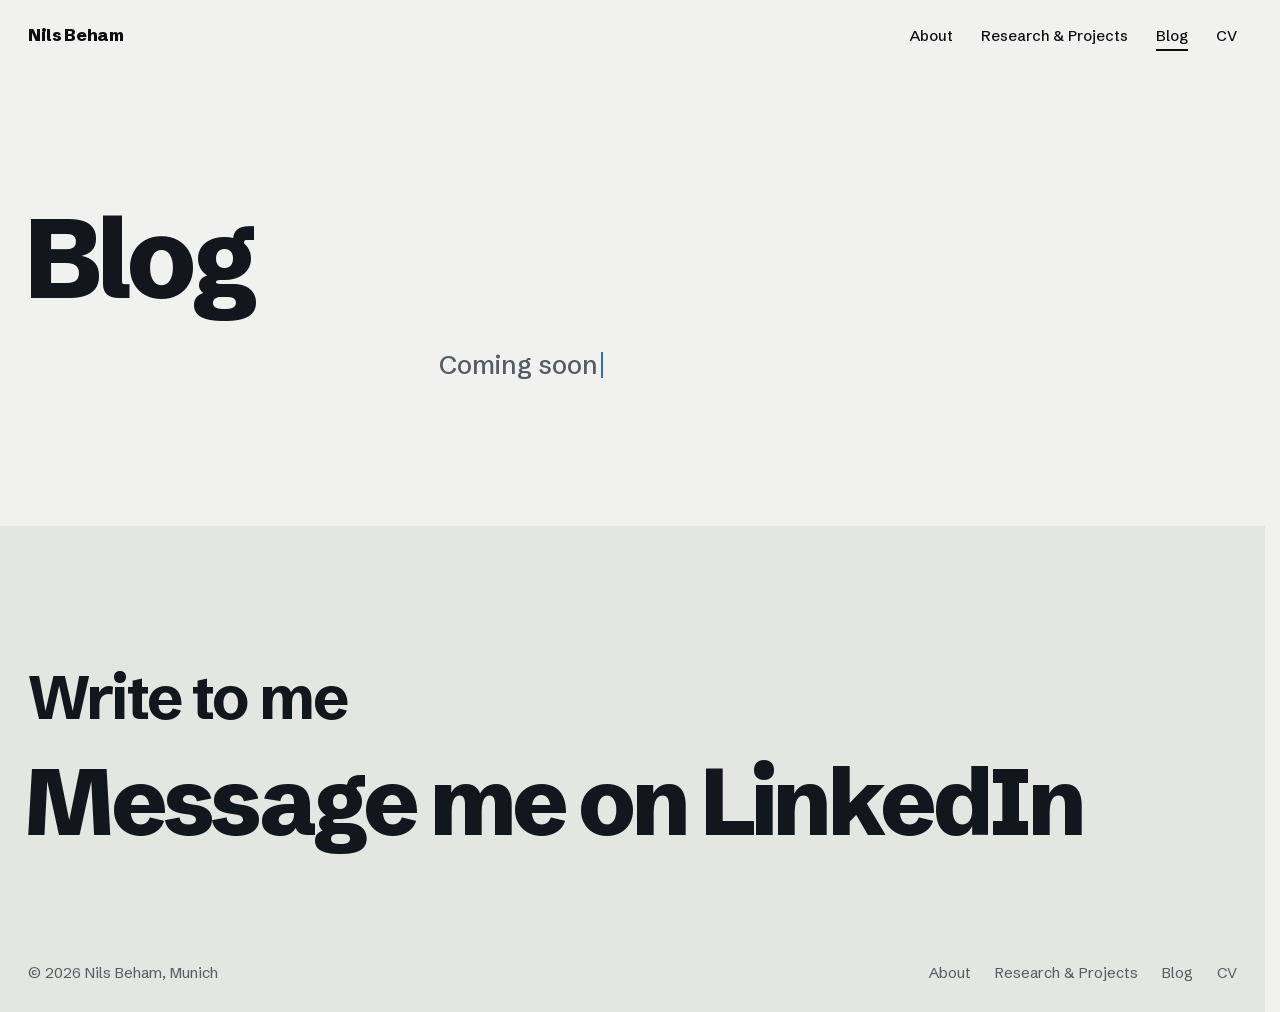
<file: writing.html>
<!doctype html>
<html lang="en">
<head>
<meta charset="utf-8">
<meta name="viewport" content="width=device-width, initial-scale=1">
<title>Blog: Nils Beham</title>
<meta name="description" content="The blog of Nils Beham. Coming soon.">
<meta name="author" content="Nils Beham">
<meta name="theme-color" content="#f1f2ef">
<meta property="og:type" content="website">
<meta property="og:title" content="Blog: Nils Beham">
<meta property="og:description" content="The blog of Nils Beham. Coming soon.">
<meta property="og:url" content="https://nilsbeham.com/writing.html">
<meta property="og:image" content="https://nilsbeham.com/assets/og-wide.jpg?v=d52dc7c8f9">
<meta property="og:image:width" content="1200">
<meta property="og:image:height" content="630">
<meta property="og:image:alt" content="Nils Beham, smiling, in a light knit zip sweater">
<meta name="twitter:card" content="summary_large_image">
<link rel="icon" href="favicon.ico" sizes="16x16 32x32 48x48">
<link rel="icon" href="assets/favicon.svg?v=ad8c16eaee" type="image/svg+xml">
<link rel="icon" href="assets/icon-192.png?v=88d17ffa8a" type="image/png" sizes="192x192">
<link rel="apple-touch-icon" href="assets/apple-touch-icon.png?v=b1b4710e21">
<script>document.documentElement.classList.add("js", "loading")</script>
<link rel="preload" href="assets/fonts/schibsted-grotesk-latin.woff2" as="font" type="font/woff2" crossorigin>
<link rel="stylesheet" href="assets/style.css?v=b1bfef44be">
<script>
  // show the page only once its typeface is ready, so text never reflows
  // from a fallback font after first paint (capped so a slow network still renders)
  (() => {
    const done = () => document.documentElement.classList.remove("loading");
    const f = '"Schibsted Grotesk"';
    Promise.all(["400", "500", "600", "700", "800"].map((w) => document.fonts.load(`${w} 1em ${f}`))).then(done, done);
    setTimeout(done, 1500);
  })();
</script>
<script src="assets/main.js?v=bab0e16e72" defer onerror="document.documentElement.classList.remove('js')"></script>
</head>
<body>
<header class="nav">
  <a class="wordmark" href="index.html">Nils Beham</a>
  <nav aria-label="Main">
  <ul>
    <li><a href="about.html">About</a></li>
    <li><a href="research.html">Research &amp; Projects</a></li>
    <li><a href="writing.html" aria-current="page">Blog</a></li>
    <li><a href="cv.html">CV</a></li>
  </ul>
  </nav>
  <button class="menu-btn" aria-haspopup="dialog" aria-expanded="false" aria-controls="menu">Menu</button>
</header>
<div class="sheet" id="menu" role="dialog" aria-modal="true" aria-label="Menu">
  <div class="sheet-top"><a class="wordmark" href="index.html">Nils Beham</a><button>Close</button></div>
  <ul>
    <li><a href="index.html">Home</a></li>
    <li><a href="about.html">About</a></li>
    <li><a href="research.html">Research &amp; Projects</a></li>
    <li><a href="writing.html" aria-current="page">Blog</a></li>
    <li><a href="cv.html">CV</a></li>
    <li><a href="https://www.linkedin.com/in/nilsbeham/" target="_blank" rel="noopener">Message me on LinkedIn</a></li>
  </ul>
</div>

<main>
  <header class="page-head grid blog-head">
    <h1>Blog</h1>
    <p class="blog-soon" data-type="Coming soon">Coming soon<span class="r-caret blink" aria-hidden="true"></span></p>
  </header>
</main>

<footer class="close grid" id="contact">
  <h2 data-in>Write to me</h2>
  <a class="mail" href="https://www.linkedin.com/in/nilsbeham/" target="_blank" rel="noopener" data-in>Message me on LinkedIn</a>
  <div class="base">
    <span>&copy; <span data-year>2026</span> Nils Beham, Munich</span>
    <nav aria-label="Footer">
      <a href="about.html">About</a><a href="research.html">Research &amp; Projects</a><a href="writing.html">Blog</a><a href="cv.html">CV</a>
    </nav>
  </div>
</footer>
</body>
</html>
</file>
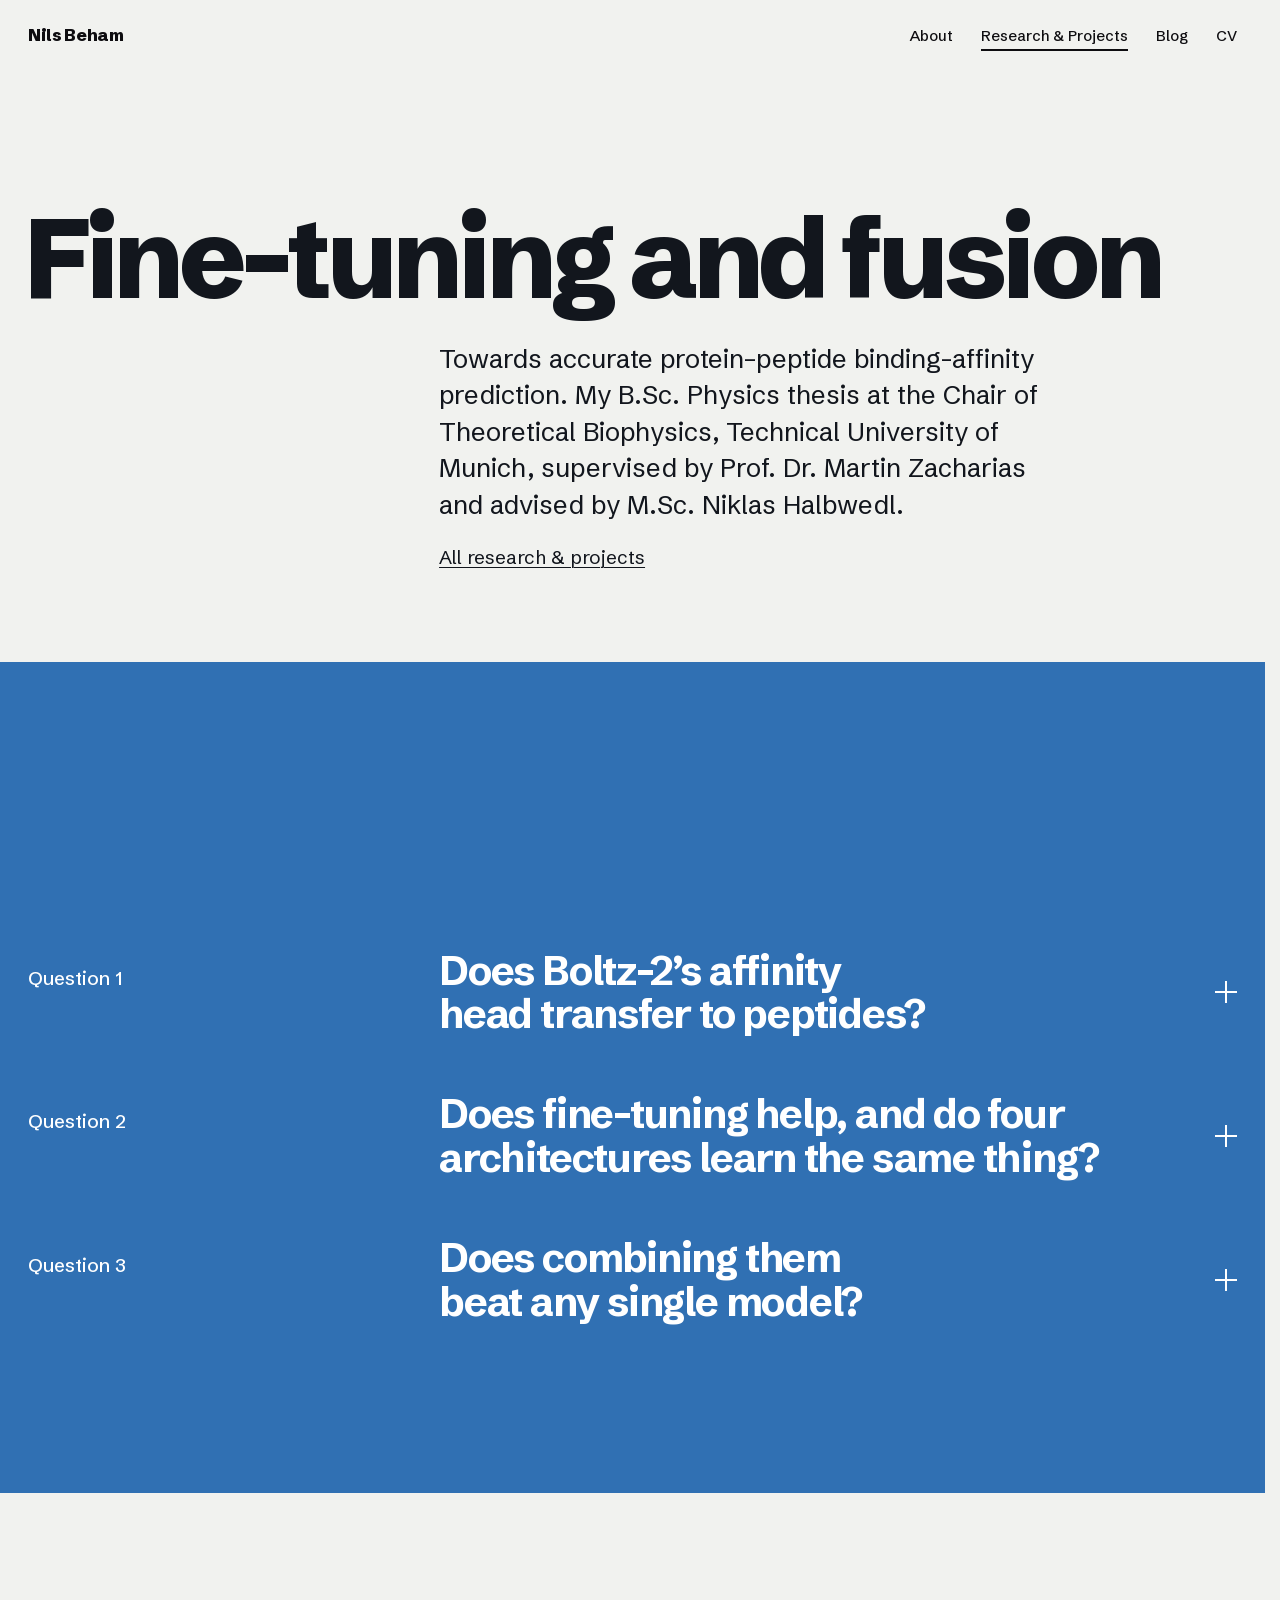
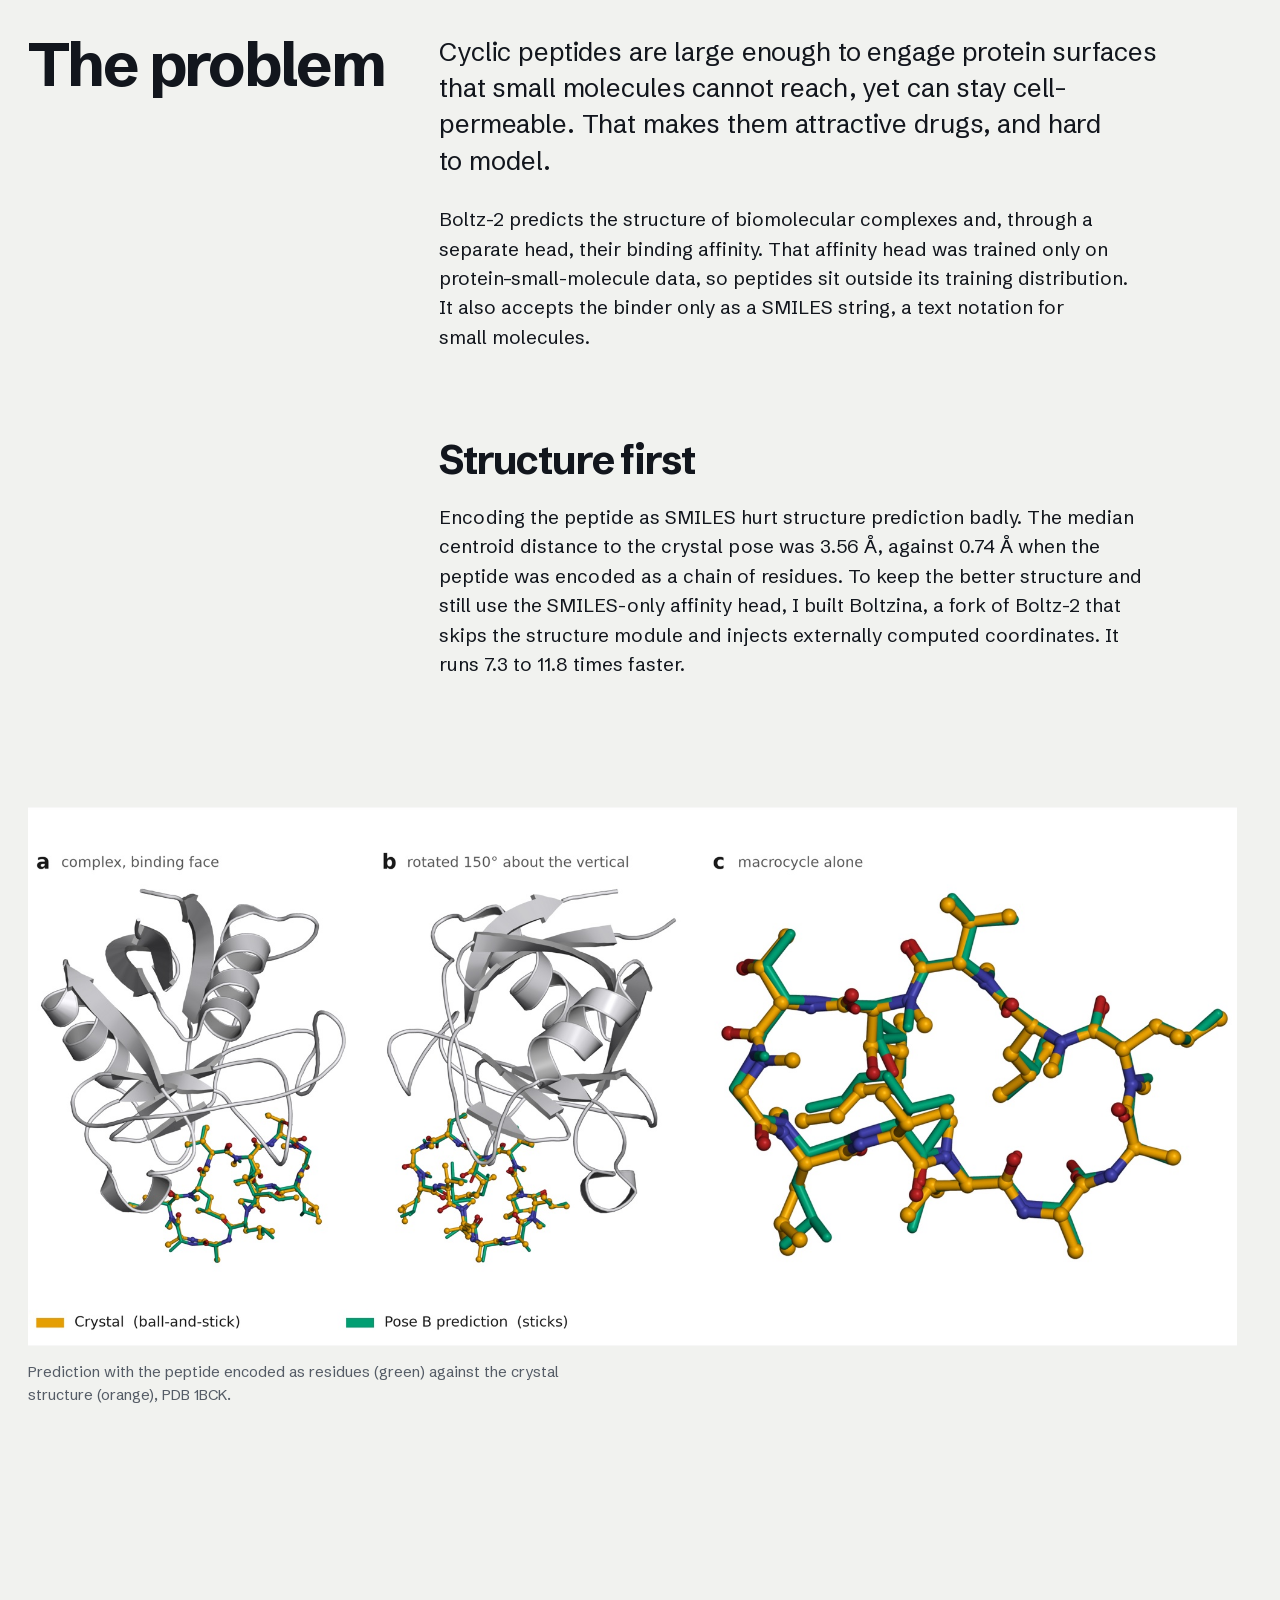
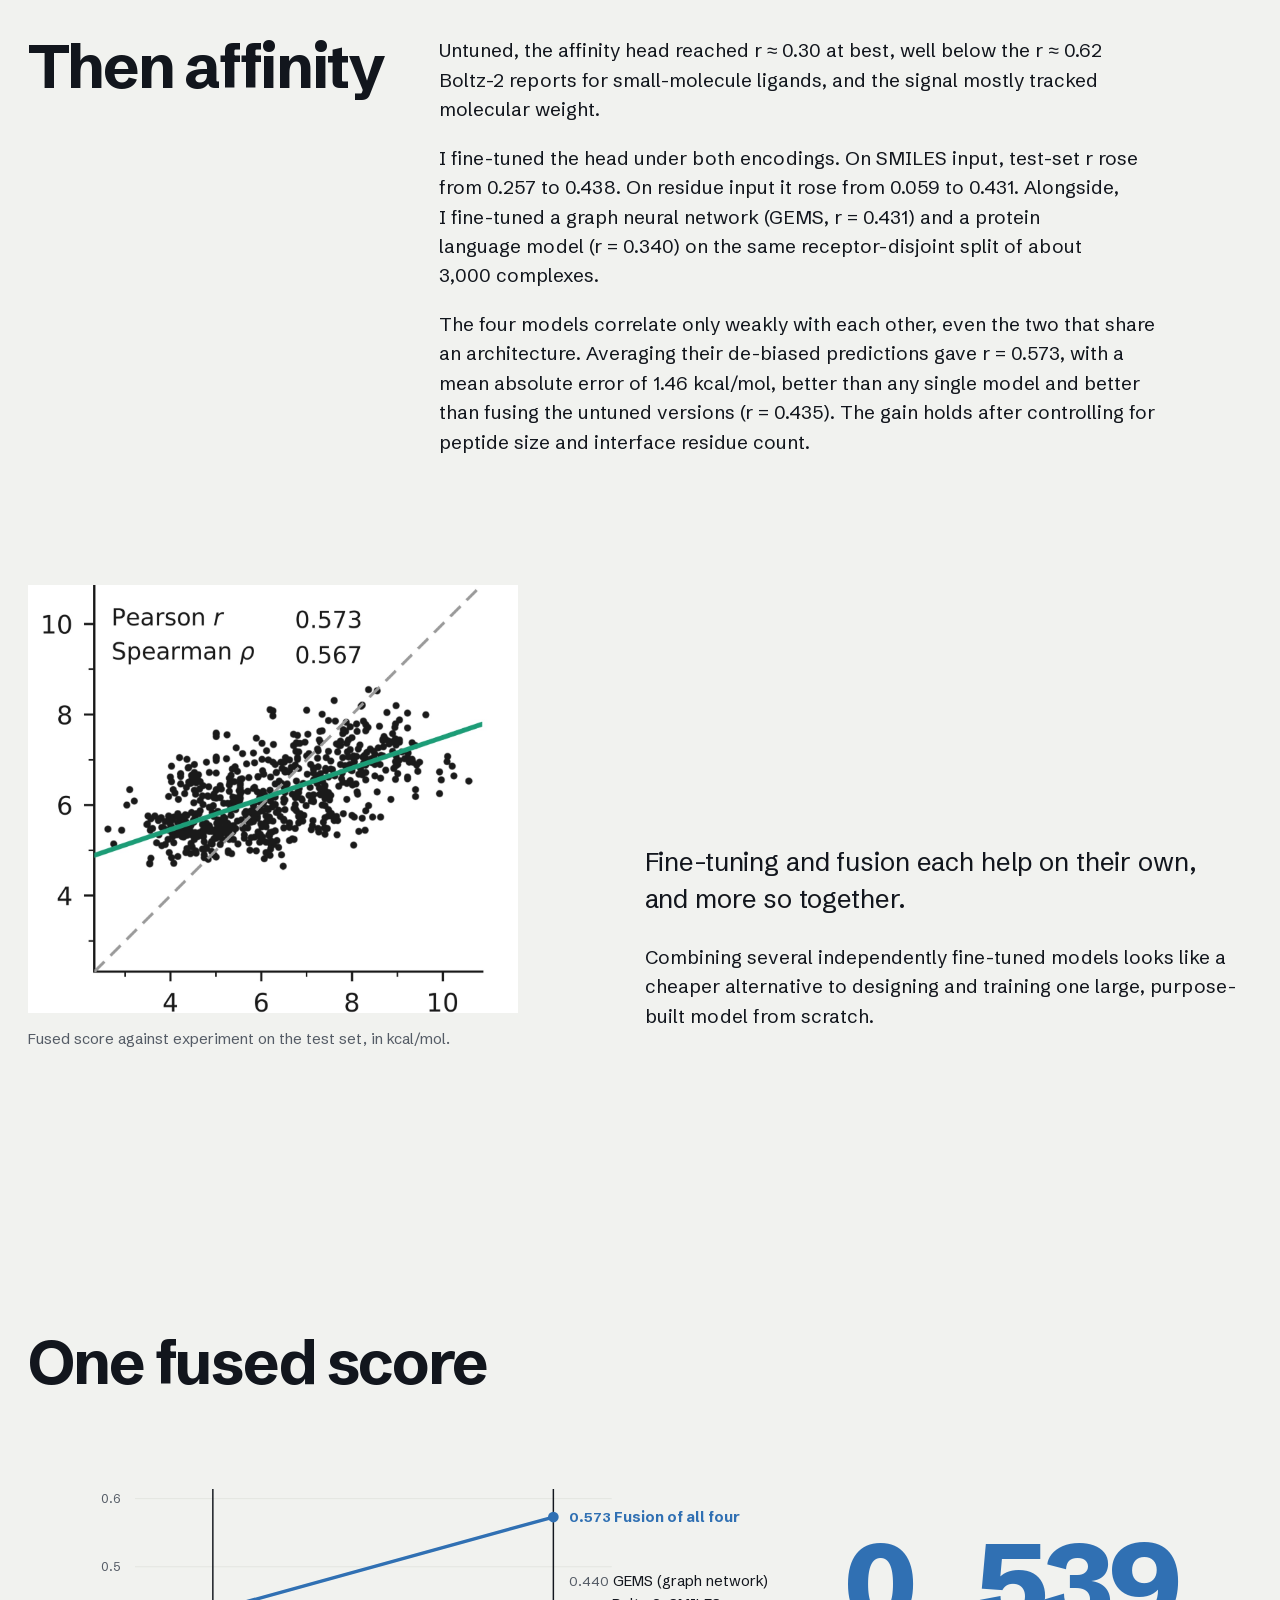
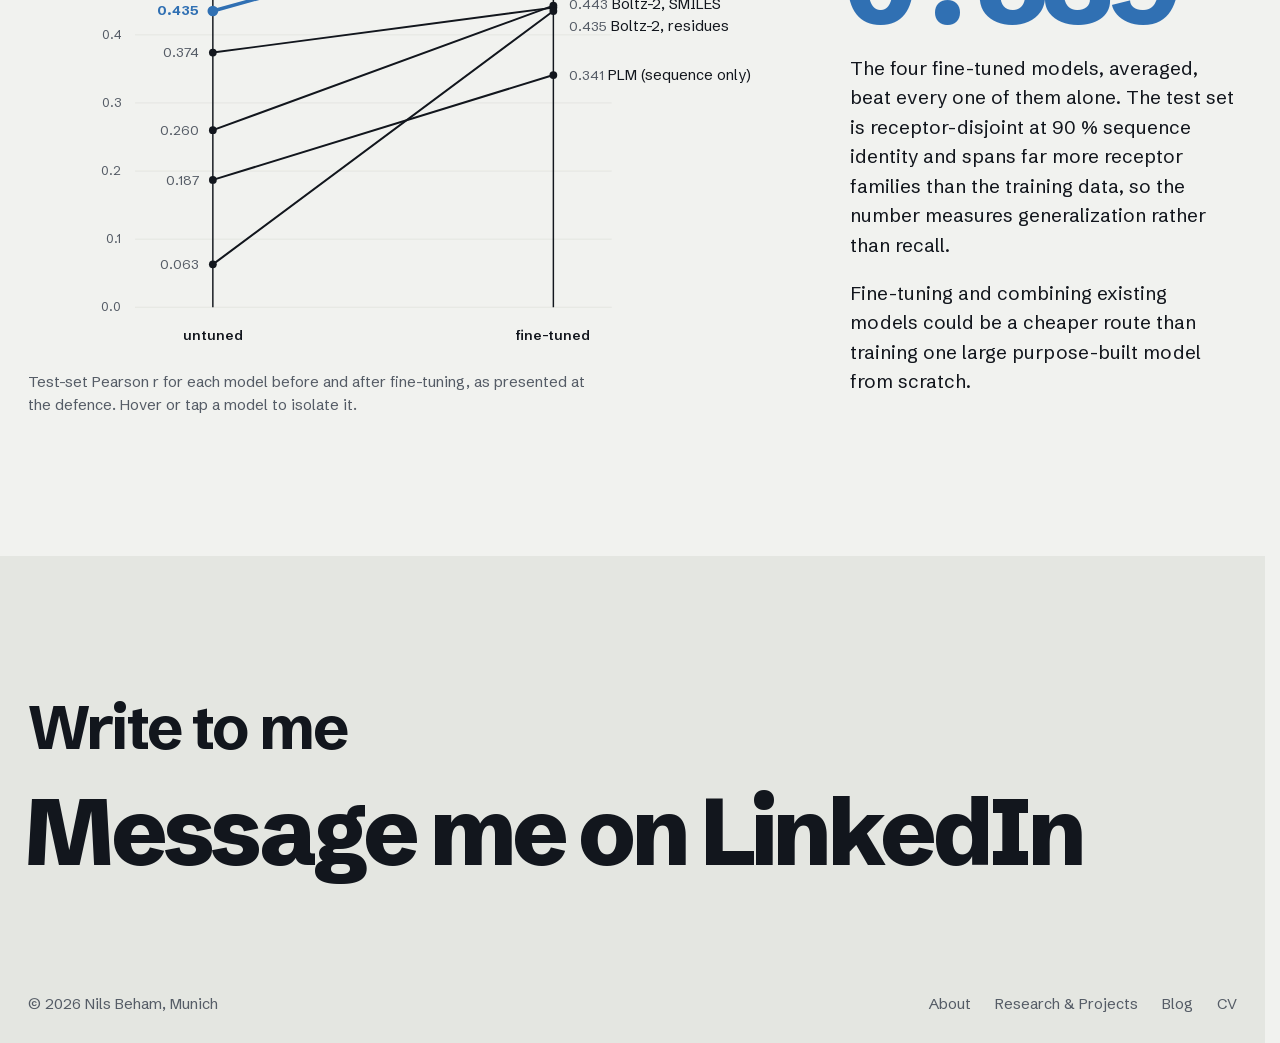
<file: projects/fine-tuning-and-fusion.html>
<!doctype html>
<html lang="en">
<head>
<meta charset="utf-8">
<meta name="viewport" content="width=device-width, initial-scale=1">
<title>Fine-tuning and fusion: Nils Beham</title>
<meta name="description" content="B.Sc. thesis by Nils Beham: fine-tuning Boltz-2 and three other models for protein–peptide binding-affinity prediction, then fusing their scores.">
<meta name="author" content="Nils Beham">
<meta name="theme-color" content="#f1f2ef">
<meta property="og:type" content="website">
<meta property="og:title" content="Fine-tuning and fusion: Nils Beham">
<meta property="og:description" content="B.Sc. thesis by Nils Beham: fine-tuning Boltz-2 and three other models for protein–peptide binding-affinity prediction, then fusing their scores.">
<meta property="og:url" content="https://nilsbeham.com/projects/fine-tuning-and-fusion.html">
<meta property="og:image" content="https://nilsbeham.com/assets/og-wide.jpg?v=d52dc7c8f9">
<meta property="og:image:width" content="1200">
<meta property="og:image:height" content="630">
<meta property="og:image:alt" content="Nils Beham, smiling, in a light knit zip sweater">
<meta name="twitter:card" content="summary_large_image">
<link rel="icon" href="../favicon.ico" sizes="16x16 32x32 48x48">
<link rel="icon" href="../assets/favicon.svg?v=ad8c16eaee" type="image/svg+xml">
<link rel="icon" href="../assets/icon-192.png?v=88d17ffa8a" type="image/png" sizes="192x192">
<link rel="apple-touch-icon" href="../assets/apple-touch-icon.png?v=b1b4710e21">
<script>document.documentElement.classList.add("js", "loading")</script>
<link rel="preload" href="../assets/fonts/schibsted-grotesk-latin.woff2" as="font" type="font/woff2" crossorigin>
<link rel="stylesheet" href="../assets/style.css?v=b1bfef44be">
<script>
  // show the page only once its typeface is ready, so text never reflows
  // from a fallback font after first paint (capped so a slow network still renders)
  (() => {
    const done = () => document.documentElement.classList.remove("loading");
    const f = '"Schibsted Grotesk"';
    Promise.all(["400", "500", "600", "700", "800"].map((w) => document.fonts.load(`${w} 1em ${f}`))).then(done, done);
    setTimeout(done, 1500);
  })();
</script>
<script src="../assets/main.js?v=bab0e16e72" defer onerror="document.documentElement.classList.remove('js')"></script>
</head>
<body>
<header class="nav">
  <a class="wordmark" href="../index.html">Nils Beham</a>
  <nav aria-label="Main">
  <ul>
    <li><a href="../about.html">About</a></li>
    <li><a href="../research.html" aria-current="page">Research &amp; Projects</a></li>
    <li><a href="../writing.html">Blog</a></li>
    <li><a href="../cv.html">CV</a></li>
  </ul>
  </nav>
  <button class="menu-btn" aria-haspopup="dialog" aria-expanded="false" aria-controls="menu">Menu</button>
</header>
<div class="sheet" id="menu" role="dialog" aria-modal="true" aria-label="Menu">
  <div class="sheet-top"><a class="wordmark" href="../index.html">Nils Beham</a><button>Close</button></div>
  <ul>
    <li><a href="../index.html">Home</a></li>
    <li><a href="../about.html">About</a></li>
    <li><a href="../research.html" aria-current="page">Research &amp; Projects</a></li>
    <li><a href="../writing.html">Blog</a></li>
    <li><a href="../cv.html">CV</a></li>
    <li><a href="https://www.linkedin.com/in/nilsbeham/" target="_blank" rel="noopener">Message me on LinkedIn</a></li>
  </ul>
</div>

<main>
  <header class="page-head grid">
    <h1>Fine-tuning and fusion</h1>
    <p class="sub" data-in>Towards accurate protein–peptide binding-affinity prediction. My B.Sc. Physics thesis at the Chair of Theoretical Biophysics, Technical University of Munich, supervised by Prof.&nbsp;Dr. Martin Zacharias and advised by M.Sc. Niklas Halbwedl.</p>
    <p class="back" data-in><a class="link" href="../research.html">All research &amp; projects</a></p>
  </header>
  <section class="sec field">
    <div class="grid">
      <h2 class="c-full" data-in>Three questions</h2>
      <ol class="questions">
        <li class="q" data-in><details><summary><span class="n">Question 1</span><h3>Does Boltz-2’s affinity head transfer to peptides?</h3><span class="plus" aria-hidden="true"></span></summary><p><b>No.</b> It reaches r&nbsp;=&nbsp;0.30 at best, and that signal largely tracks molecular weight.</p></details></li>
        <li class="q" data-in><details><summary><span class="n">Question 2</span><h3>Does fine-tuning help, and do four architectures learn the same thing?</h3><span class="plus" aria-hidden="true"></span></summary><p><b>It helps every model</b>, lifting three of them to about r&nbsp;=&nbsp;0.44. Yet they learn different signals and correlate only weakly with each other.</p></details></li>
        <li class="q" data-in><details><summary><span class="n">Question 3</span><h3>Does combining them beat any single model?</h3><span class="plus" aria-hidden="true"></span></summary><p><b>Yes.</b> A de-biased mean of all four reaches r&nbsp;=&nbsp;0.573, with a mean absolute error of 1.46&nbsp;kcal/mol.</p></details></li>
      </ol>
    </div>
  </section>

  <section class="sec grid split">
    <div class="c-left">
      <h2 data-in>The problem</h2>
    </div>
    <div class="c-right prose measure">
      <p class="lead" data-in>Cyclic peptides are large enough to engage protein surfaces that small molecules cannot reach, yet can stay cell-permeable. That makes them attractive drugs, and hard to model.</p>
      <p data-in>Boltz-2 predicts the structure of biomolecular complexes and, through a separate head, their binding affinity. That affinity head was trained only on protein–small-molecule data, so peptides sit outside its training distribution. It also accepts the binder only as a SMILES string, a text notation for small molecules.</p>
      <h2 data-in>Structure first</h2>
      <p data-in>Encoding the peptide as SMILES hurt structure prediction badly. The median centroid distance to the crystal pose was 3.56&nbsp;Å, against 0.74&nbsp;Å when the peptide was encoded as a chain of residues. To keep the better structure and still use the SMILES-only affinity head, I built Boltzina, a fork of Boltz-2 that skips the structure module and injects externally computed coordinates. It runs 7.3 to 11.8 times faster.</p>
    </div>
    <div class="fig-pair">
      <figure class="fig wide" data-in="wipe">
        <img src="../assets/pose-b.jpg?v=c03a8cbd2b" alt="Three panels: a grey receptor ribbon with the bound macrocycle from the front and rotated 150 degrees, then the macrocycle alone. Crystal pose in orange, prediction in green, almost overlapping." width="2000" height="891" loading="lazy">
        <figcaption>Prediction with the peptide encoded as residues (green) against the crystal structure (orange), PDB&nbsp;1BCK.</figcaption>
      </figure>
    </div>
  </section>

  <section class="sec grid split" style="padding-top:0">
    <h2 class="c-left" data-in>Then affinity</h2>
    <div class="c-right prose measure">
      <p data-in>Untuned, the affinity head reached r&nbsp;≈&nbsp;0.30 at best, well below the r&nbsp;≈&nbsp;0.62 Boltz-2 reports for small-molecule ligands, and the signal mostly tracked molecular weight.</p>
      <p data-in>I fine-tuned the head under both encodings. On SMILES input, test-set r rose from 0.257 to 0.438. On residue input it rose from 0.059 to 0.431. Alongside, I fine-tuned a graph neural network (GEMS, r&nbsp;=&nbsp;0.431) and a protein language model (r&nbsp;=&nbsp;0.340) on the same receptor-disjoint split of about 3,000 complexes.</p>
      <p data-in>The four models correlate only weakly with each other, even the two that share an architecture. Averaging their de-biased predictions gave r&nbsp;=&nbsp;0.573, with a mean absolute error of 1.46&nbsp;kcal/mol, better than any single model and better than fusing the untuned versions (r&nbsp;=&nbsp;0.435). The gain holds after controlling for peptide size and interface residue count.</p>
    </div>
    <div class="fig-pair">
      <figure class="fig narrow" data-in="wipe">
        <img src="../assets/parity.jpg?v=e5945047ca" alt="Scatter plot of predicted against experimental affinity for the fused score, Pearson r 0.573, Spearman rho 0.567" width="1400" height="1225" loading="lazy">
        <figcaption>Fused score against experiment on the test set, in kcal/mol.</figcaption>
      </figure>
      <div class="note prose measure" data-in>
        <p class="lead">Fine-tuning and fusion each help on their own, and more so together.</p>
        <p>Combining several independently fine-tuned models looks like a cheaper alternative to designing and training one large, purpose-built model from scratch.</p>
      </div>
    </div>
  </section>


  <section class="sec grid">
    <h2 class="c-full" data-in style="margin-bottom:56px">One fused score</h2>
    <figure class="fig chart-wrap" data-in>
      <svg class="slope" viewBox="0 0 820 520" role="group" aria-labelledby="slope-t">
        <title id="slope-t">Test-set Pearson r before and after fine-tuning. Fusion 0.435 to 0.573, GEMS 0.374 to 0.440, Boltz-2 SMILES 0.260 to 0.443, Boltz-2 residue 0.063 to 0.435, PLM 0.187 to 0.341.</title>
        <g>
          <line class="tick" x1="110" x2="600" y1="470" y2="470"/><text class="tl" x="96" y="474" text-anchor="end">0.0</text>
          <line class="tick" x1="110" x2="600" y1="400" y2="400"/><text class="tl" x="96" y="404" text-anchor="end">0.1</text>
          <line class="tick" x1="110" x2="600" y1="330" y2="330"/><text class="tl" x="96" y="334" text-anchor="end">0.2</text>
          <line class="tick" x1="110" x2="600" y1="260" y2="260"/><text class="tl" x="96" y="264" text-anchor="end">0.3</text>
          <line class="tick" x1="110" x2="600" y1="190" y2="190"/><text class="tl" x="96" y="194" text-anchor="end">0.4</text>
          <line class="tick" x1="110" x2="600" y1="120" y2="120"/><text class="tl" x="96" y="124" text-anchor="end">0.5</text>
          <line class="tick" x1="110" x2="600" y1="50" y2="50"/><text class="tl" x="96" y="54" text-anchor="end">0.6</text>
          <line class="axis" x1="190" x2="190" y1="40" y2="470"/>
          <line class="axis" x1="540" x2="540" y1="40" y2="470"/>
          <text class="col" x="190" y="504" text-anchor="middle">untuned</text>
          <text class="col" x="540" y="504" text-anchor="middle">fine-tuned</text>
        </g>
        <g class="series" role="img" tabindex="0" style="--k:1" aria-label="GEMS (graph network): 0.374 untuned, 0.440 fine-tuned">
          <path class="hit" d="M190 208.2 L540 162"/>
          <path class="ln" d="M190 208.2 L540 162"/>
          <g class="end"><circle class="dot" cx="190" cy="208.2" r="4"/><circle class="dot" cx="540" cy="162" r="4"/>
          <text class="val" x="176" y="213" text-anchor="end">0.374</text>
          <text class="lab" x="556" y="140"><tspan class="val">0.440</tspan>  GEMS (graph network)</text></g>
        </g>
        <g class="series" role="img" tabindex="0" style="--k:2" aria-label="Boltz-2, SMILES: 0.260 untuned, 0.443 fine-tuned">
          <path class="hit" d="M190 288 L540 159.9"/>
          <path class="ln" d="M190 288 L540 159.9"/>
          <g class="end"><circle class="dot" cx="190" cy="288" r="4"/><circle class="dot" cx="540" cy="159.9" r="4"/>
          <text class="val" x="176" y="293" text-anchor="end">0.260</text>
          <text class="lab" x="556" y="163"><tspan class="val">0.443</tspan>  Boltz-2, SMILES</text></g>
        </g>
        <g class="series" role="img" tabindex="0" style="--k:3" aria-label="Boltz-2, residues: 0.063 untuned, 0.435 fine-tuned">
          <path class="hit" d="M190 425.9 L540 165.5"/>
          <path class="ln" d="M190 425.9 L540 165.5"/>
          <g class="end"><circle class="dot" cx="190" cy="425.9" r="4"/><circle class="dot" cx="540" cy="165.5" r="4"/>
          <text class="val" x="176" y="431" text-anchor="end">0.063</text>
          <text class="lab" x="556" y="186"><tspan class="val">0.435</tspan>  Boltz-2, residues</text></g>
        </g>
        <g class="series" role="img" tabindex="0" style="--k:4" aria-label="PLM (sequence only): 0.187 untuned, 0.341 fine-tuned">
          <path class="hit" d="M190 339.1 L540 231.3"/>
          <path class="ln" d="M190 339.1 L540 231.3"/>
          <g class="end"><circle class="dot" cx="190" cy="339.1" r="4"/><circle class="dot" cx="540" cy="231.3" r="4"/>
          <text class="val" x="176" y="344" text-anchor="end">0.187</text>
          <text class="lab" x="556" y="236"><tspan class="val">0.341</tspan>  PLM (sequence only)</text></g>
        </g>
        <g class="series" role="img" tabindex="0" style="--k:0" aria-label="Fusion of all four: 0.435 untuned, 0.573 fine-tuned">
          <path class="hit" d="M190 165.5 L540 68.9"/>
          <path class="ln hl" d="M190 165.5 L540 68.9"/>
          <g class="end"><circle class="dot hl" cx="190" cy="165.5" r="5.5"/><circle class="dot hl" cx="540" cy="68.9" r="5.5"/>
          <text class="val hl" x="176" y="170" text-anchor="end">0.435</text>
          <text class="lab hl" x="556" y="74"><tspan class="val hl">0.573</tspan>  Fusion of all four</text></g>
        </g>
      </svg>
      <figcaption>Test-set Pearson r for each model before and after fine-tuning, as presented at the defence. Hover or tap a model to isolate it.</figcaption>
    </figure>
    <div class="chart-text">
      <p class="big-num" data-in><span data-count="0.573">0.573</span></p>
      <p data-in>The four fine-tuned models, averaged, beat every one of them alone. The test set is receptor-disjoint at 90&nbsp;% sequence identity and spans far more receptor families than the training data, so the number measures generalization rather than recall.</p>
      <p data-in>Fine-tuning and combining existing models could be a cheaper route than training one large purpose-built model from scratch.</p>
    </div>
  </section>
</main>

<footer class="close grid" id="contact">
  <h2 data-in>Write to me</h2>
  <a class="mail" href="https://www.linkedin.com/in/nilsbeham/" target="_blank" rel="noopener" data-in>Message me on LinkedIn</a>
  <div class="base">
    <span>&copy; <span data-year>2026</span> Nils Beham, Munich</span>
    <nav aria-label="Footer">
      <a href="../about.html">About</a><a href="../research.html">Research &amp; Projects</a><a href="../writing.html">Blog</a><a href="../cv.html">CV</a>
    </nav>
  </div>
</footer>
</body>
</html>
</file>
<file: assets/style.css>
/* Nils Beham — site styles.
   Light stone ground, one family (Schibsted Grotesk), TUM blue as the only
   colour: the typed role line, links, and the full-blue "question" field
   borrowed from the thesis defence deck. The hero video sits in a hard-edged
   black tile; nothing else on the site is dark. */

/* Schibsted Grotesk, bundled with the site (SIL OFL 1.1, see fonts/LICENSE.txt).
   Same files, weights and unicode ranges Google Fonts serves, so rendering is identical. */
@font-face {
  font-family: "Schibsted Grotesk";
  font-style: normal;
  font-weight: 400 900;
  font-display: swap;
  src: url("fonts/schibsted-grotesk-latin-ext.woff2") format("woff2");
  unicode-range: U+0100-02BA, U+02BD-02C5, U+02C7-02CC, U+02CE-02D7, U+02DD-02FF, U+0304, U+0308, U+0329, U+1D00-1DBF, U+1E00-1E9F, U+1EF2-1EFF, U+2020, U+20A0-20AB, U+20AD-20C4, U+2113, U+2C60-2C7F, U+A720-A7FF;
}
@font-face {
  font-family: "Schibsted Grotesk";
  font-style: normal;
  font-weight: 400 900;
  font-display: swap;
  src: url("fonts/schibsted-grotesk-latin.woff2") format("woff2");
  unicode-range: U+0000-00FF, U+0131, U+0152-0153, U+02BB-02BC, U+02C6, U+02DA, U+02DC, U+0304, U+0308, U+0329, U+2000-206F, U+20AC, U+2122, U+2191, U+2193, U+2212, U+2215, U+FEFF, U+FFFD;
}

:root {
  --bg: #f1f2ef;
  --surface: #e4e6e1;
  --ink: #12161d;
  --muted: #555c66;
  --accent: #3070b3;
  --field: #3070b3;
  --field-ink: #ffffff;
  --tile: #000;

  --font: "Schibsted Grotesk", "Helvetica Neue", Arial, sans-serif;

  --step-small: clamp(0.875rem, 0.85rem + 0.1vw, 0.9375rem);
  --step-body: clamp(1.0625rem, 1rem + 0.25vw, 1.1875rem);
  --step-lead: clamp(1.25rem, 1.1rem + 0.7vw, 1.625rem);
  --step-head: clamp(2.125rem, 1.3rem + 3.2vw, 4.25rem);
  --step-display: clamp(3.5rem, 1rem + 7.6vw, 9rem);

  --m: clamp(16px, 2.2vw, 32px);
  --gap: 24px;
  --sec: clamp(88px, 11vw, 200px);

  --ease-out: cubic-bezier(0.22, 1, 0.36, 1);
  --ease-expo: cubic-bezier(0.16, 1, 0.3, 1);
  --ease-in-out: cubic-bezier(0.76, 0, 0.24, 1);
}

*, *::before, *::after { box-sizing: border-box; }
html { -webkit-text-size-adjust: 100%; color-scheme: light; }
body {
  margin: 0;
  background: var(--bg);
  color: var(--ink);
  font: 400 var(--step-body)/1.55 var(--font);
  -webkit-font-smoothing: antialiased;
  overflow-x: hidden;
}
img, video, svg { display: block; max-width: 100%; }
.w { display: inline-block; white-space: nowrap; }
.g.sp { display: inline !important; white-space: normal !important; }
a { color: inherit; }
p { text-wrap: pretty; }
h1, h2, h3 { text-wrap: balance; }
::selection { background: var(--accent); color: #fff; }
:focus-visible { outline: 2px solid var(--accent); outline-offset: 3px; }

.link, .prose a {
  text-decoration: underline;
  text-underline-offset: 0.18em;
  text-decoration-thickness: 0.07em;
  transition: color 180ms var(--ease-out);
}
.link:hover, .prose a:hover { color: var(--accent); }

/* 12-column frame, equal outer margins, no centred max-width box */
.grid {
  display: grid;
  grid-template-columns: repeat(12, minmax(0, 1fr));
  column-gap: var(--gap);
  padding-inline: var(--m);
  max-width: 1920px;
  margin-inline: auto;
}
.c-full { grid-column: 1 / -1; }
.c-left { grid-column: 1 / 5; }
.c-right { grid-column: 5 / -1; }
.measure { max-width: 37.82em; }
@media (max-width: 860px) {
  .c-left, .c-right { grid-column: 1 / -1; }
}

/* ---------- nav ---------- */
.nav {
  position: absolute; top: 0; left: 0; right: 0; z-index: 20;
  display: flex; align-items: center; justify-content: space-between;
  padding: 22px var(--m);
  color: #fff; mix-blend-mode: difference;
  font-size: var(--step-small); font-weight: 500;
}
.nav a { text-decoration: none; }
.wordmark { font-weight: 800; font-size: 1.0625rem; letter-spacing: -0.02em; }
.nav ul { display: flex; gap: 28px; list-style: none; margin: 0; padding: 0; }
.nav ul a { position: relative; padding: 10px 0; }
.nav ul a::after {
  content: ""; position: absolute; left: 0; right: 0; bottom: 4px; height: 1.5px;
  background: currentColor; transform: scaleX(0); transform-origin: right;
  transition: transform 240ms var(--ease-out);
}
.nav ul a:hover::after, .nav ul a[aria-current="page"]::after { transform: scaleX(1); transform-origin: left; }
.menu-btn { display: none; }

@media (max-width: 760px) {
  .nav ul { display: none; }
  .menu-btn {
    display: block; background: none; border: 0; color: inherit; font: inherit;
    min-height: 44px; padding: 0 0 0 16px; cursor: pointer;
  }
}
.sheet {
  position: fixed; inset: 0; z-index: 30;
  background: var(--bg); padding: 22px var(--m) 32px;
  display: flex; flex-direction: column;
  clip-path: inset(0 0 100% 0);
  transition: clip-path 420ms var(--ease-in-out);
  visibility: hidden;
}
.sheet.open { clip-path: inset(0 0 0 0); visibility: visible; }
.sheet-top { display: flex; justify-content: space-between; align-items: center; font-size: var(--step-small); font-weight: 500; }
.sheet-top button { background: none; border: 0; font: inherit; color: inherit; min-height: 44px; cursor: pointer; }
.sheet ul { list-style: none; margin: auto 0 0; padding: 0; }
.sheet ul a { display: block; text-decoration: none; font-weight: 700; font-size: 2.75rem; letter-spacing: -0.035em; line-height: 1.15; }
.sheet ul a[aria-current="page"] { color: var(--accent); }

/* ---------- hero ---------- */
.hero {
  position: relative;
  display: grid; grid-template-columns: 46fr 54fr;
  min-height: min(100svh, 1100px);
}
.hero-text {
  display: flex; flex-direction: column; justify-content: flex-end;
  padding: 120px var(--m) clamp(48px, 9vh, 112px);
}
.hero-tile { position: relative; background: var(--tile); overflow: hidden; }
.hero-tile video, .hero-tile .v-img {
  position: absolute; inset: 0; width: 100%; height: 100%; object-fit: cover; object-position: 50% 30%;
  translate: var(--tx, 0) var(--ty, 0);
  scale: 1.06;
  animation: tile-drift 18s var(--ease-in-out) infinite alternate;
}
@keyframes tile-drift { from { scale: 1.06; } to { scale: 1.12; } }

.name {
  position: relative; margin: 0 0 0 -0.04em;
  font-weight: 800; font-size: var(--step-display);
  line-height: 0.9; letter-spacing: -0.05em; white-space: nowrap;
}
.js .name .g { opacity: 0; transform: translateY(0.12em); filter: blur(8px); }
.name .g {
  display: inline-block;
  transition: opacity 420ms var(--ease-out), transform 620ms var(--ease-expo), filter 480ms var(--ease-out);
}
.js .name .g.on { opacity: 1; transform: none; filter: none; }
.name .caret {
  position: absolute; left: 0; top: 0.06em; width: 0.06em; height: 0.8em;
  background: var(--accent);
  transition: transform 150ms var(--ease-out), opacity 300ms var(--ease-out);
}
.role {
  margin: 22px 0 0; min-height: 1.3em;
  font-size: var(--step-lead); font-weight: 500; letter-spacing: -0.01em;
  color: var(--accent);
}
.role .r-caret { display: inline-block; width: 2px; height: 1em; margin-left: 3px; background: var(--accent); vertical-align: -0.14em; }
.blink { animation: blink 1s steps(1) infinite; }
@keyframes blink { 50% { opacity: 0; } }
.hero-sub { margin: 28px 0 0; max-width: 20.74em; font-size: var(--step-body); color: var(--muted); }
.actions { display: flex; align-items: center; gap: 28px; margin-top: 36px; flex-wrap: wrap; }
.btn {
  display: inline-flex; align-items: center; min-height: 48px; padding: 0 22px;
  background: var(--ink); color: var(--bg); text-decoration: none; font-weight: 600;
  transition: background 180ms var(--ease-out), transform 140ms var(--ease-out);
}
.btn:hover { background: var(--accent); }
.btn:active { transform: scale(0.97); }
.actions .link { font-weight: 500; }

.js .hero-sub, .js .actions, .js .role { opacity: 0; transform: translateY(16px); transition: opacity 700ms var(--ease-out), transform 800ms var(--ease-expo); }
.hero.ready .hero-sub, .hero.ready .actions, .hero.ready .role { opacity: 1; transform: none; }
.hero.ready .actions { transition-delay: 90ms; }

@media (max-width: 860px) {
  .hero { grid-template-columns: 1fr; min-height: 0; }
  .hero-tile { order: -1; aspect-ratio: 4 / 5; max-height: 62svh; width: 100%; }
  .hero-tile video, .hero-tile .v-img { object-position: 50% 20%; }
  .hero-text { padding: 36px var(--m) 72px; }
}

/* ---------- inner page head ---------- */
.page-head { padding-top: clamp(120px, 16vw, 220px); padding-bottom: clamp(56px, 7vw, 104px); }
.page-head h1 {
  grid-column: 1 / -1; margin: 0 0 0 -0.04em;
  font-weight: 800; font-size: var(--step-display); line-height: 0.92; letter-spacing: -0.05em;
}
.page-head .sub { grid-column: 5 / 12; margin: 32px 0 0; font-size: var(--step-lead); line-height: 1.4; max-width: 24.4em; }
@media (max-width: 860px) { .page-head .sub { grid-column: 1 / -1; } }
.js .page-head h1 .g { display: inline-block; white-space: pre; opacity: 0; transform: translateY(0.16em); }
.page-head h1.play .g { animation: rise 800ms var(--ease-expo) both; animation-delay: calc(var(--i) * 28ms); }
@keyframes rise { to { opacity: 1; transform: none; } }

/* ---------- sections ---------- */
.sec { padding-block: var(--sec); }
.sec h2 {
  margin: 0; font-weight: 700; font-size: var(--step-head);
  line-height: 1; letter-spacing: -0.035em;
}
.lead { font-size: var(--step-lead); line-height: 1.4; letter-spacing: -0.005em; margin: 0 0 1em; }
.prose p { margin: 0 0 1em; }
.prose h2 { font-size: clamp(1.75rem, 1.2rem + 1.6vw, 2.5rem); margin: 2.2em 0 0.6em; }
.small { font-size: var(--step-small); color: var(--muted); }
.meta { margin-top: 20px; font-size: var(--step-small); color: var(--muted); }

/* split rows: heading in the left third, body in the right two-thirds */
.split { row-gap: 32px; }
.split + .split { margin-top: clamp(64px, 7vw, 112px); }

/* figures: thesis renders and plots are multiplied onto the ground so their
   white backgrounds disappear */
.fig { margin: 0; }
.fig img { width: 100%; height: auto; mix-blend-mode: multiply; }
.fig figcaption { margin-top: 14px; font-size: var(--step-small); color: var(--muted); max-width: 37.82em; }
.bleed-r { margin-right: calc(var(--m) * -1); }
.split .span2 { grid-row: 1 / span 2; }
.molecule { grid-column: 1 / 5; grid-row: 2; align-self: start; margin-top: 8px; }
@media (max-width: 860px) {
  .split .span2, .molecule { grid-row: auto; }
  .molecule { grid-column: 1 / -1; max-width: 520px; }
}

/* full-blue question field */
.field { background: var(--field); color: var(--field-ink); }
.field ::selection { background: var(--field-ink); color: var(--field); }
.questions { list-style: none; margin: 56px 0 0; padding: 0; grid-column: 1 / -1; }
.q { display: grid; grid-template-columns: repeat(12, minmax(0, 1fr)); column-gap: var(--gap); padding: 36px 0; border-top: 1.5px solid rgba(255,255,255,.5); }
.q .n { grid-column: 1 / 5; font-weight: 500; }
.q h3 { grid-column: 5 / 12; margin: 0; font-size: clamp(1.625rem, 1.1rem + 1.8vw, 2.75rem); font-weight: 700; line-height: 1.08; letter-spacing: -0.03em; }
.q p { grid-column: 5 / 11; margin: 16px 0 0; font-size: var(--step-body); }
.q p b { font-weight: 700; }
@media (max-width: 860px) {
  .q .n, .q h3, .q p { grid-column: 1 / -1; }
  .q h3 { margin-top: 8px; }
}

/* slope chart */
.chart-wrap { grid-column: 1 / 9; }
.chart-text { grid-column: 9 / -1; align-self: end; }
@media (max-width: 860px) { .chart-wrap, .chart-text { grid-column: 1 / -1; } .chart-text { margin-top: 32px; } }
.slope { width: 100%; height: auto; overflow: visible; font-family: var(--font); }
.slope .axis { stroke: var(--ink); stroke-width: 1.5; }
.slope .tick { stroke: var(--surface); stroke-width: 1; }
.slope .tl { font-size: 13px; fill: var(--muted); }
.slope .ln { fill: none; stroke: var(--ink); stroke-width: 2; stroke-linecap: round; }
.slope .ln.hl { stroke: var(--accent); stroke-width: 3.5; }
.slope .dot { fill: var(--ink); }
.slope .dot.hl { fill: var(--accent); }
.slope .lab { font-size: 15px; fill: var(--ink); }
.slope .lab.hl { fill: var(--accent); font-weight: 700; }
.slope .val { font-size: 14px; fill: var(--muted); }
.slope .val.hl { fill: var(--accent); font-weight: 700; }
.slope .col { font-size: 14px; font-weight: 600; fill: var(--ink); }
.js .slope .ln { stroke-dasharray: var(--len); stroke-dashoffset: var(--len); transition: stroke-dashoffset 1100ms var(--ease-in-out); transition-delay: calc(var(--k) * 90ms); }
.js .slope .end { opacity: 0; transition: opacity 500ms var(--ease-out); transition-delay: calc(900ms + var(--k) * 90ms); }
.js .slope.in .ln { stroke-dashoffset: 0; }
.js .slope.in .end { opacity: 1; }
.big-num { font-size: var(--step-display); font-weight: 800; letter-spacing: -0.05em; line-height: 0.9; color: var(--accent); margin: 0 0 18px -0.04em; }

/* table rows (archive) */
.table { grid-column: 1 / -1; list-style: none; margin: 56px 0 0; padding: 0; }
.table li { display: grid; grid-template-columns: repeat(12, minmax(0, 1fr)); column-gap: var(--gap); padding: 22px 0; border-top: 1.5px solid var(--ink); align-items: baseline; }
.table li:last-child { border-bottom: 1.5px solid var(--ink); }
.table .when { grid-column: 1 / 3; color: var(--muted); }
.table .what { grid-column: 3 / 8; font-weight: 600; font-size: var(--step-lead); letter-spacing: -0.015em; line-height: 1.25; }
.table .where { grid-column: 8 / -1; color: var(--muted); }
@media (max-width: 860px) {
  .table .when, .table .what, .table .where { grid-column: 1 / -1; }
  .table .what { margin: 4px 0; }
}

/* writing feature */
.post-feature { grid-column: 1 / -1; display: grid; grid-template-columns: repeat(12, minmax(0, 1fr)); column-gap: var(--gap); text-decoration: none; margin-top: 56px; }
.post-feature .fig { grid-column: 1 / 8; }
.post-feature .txt { grid-column: 8 / -1; align-self: end; padding-bottom: 12px; }
.post-feature h3 { margin: 0; font-size: var(--step-head); font-weight: 700; line-height: 1; letter-spacing: -0.035em; transition: color 180ms var(--ease-out); }
.post-feature:hover h3 { color: var(--accent); }
.post-feature p { margin: 18px 0 0; color: var(--muted); max-width: 24.4em; }
@media (max-width: 860px) { .post-feature .fig, .post-feature .txt { grid-column: 1 / -1; } .post-feature .txt { margin-top: 24px; } }

.posts { grid-column: 1 / -1; list-style: none; margin: 0; padding: 0; }
.posts li a { display: grid; grid-template-columns: repeat(12, minmax(0, 1fr)); column-gap: var(--gap); padding: 32px 0; border-top: 1.5px solid var(--ink); text-decoration: none; align-items: baseline; }
.posts li:last-child a { border-bottom: 1.5px solid var(--ink); }
.posts .when { grid-column: 1 / 4; color: var(--muted); }
.posts .title { grid-column: 4 / 11; font-size: var(--step-head); font-weight: 700; line-height: 1; letter-spacing: -0.035em; transition: color 180ms var(--ease-out); }
.posts .ex { grid-column: 4 / 10; margin-top: 14px; color: var(--muted); }
.posts li a:hover .title { color: var(--accent); }
@media (max-width: 860px) { .posts .when, .posts .title, .posts .ex { grid-column: 1 / -1; } .posts .title { margin-top: 8px; } }

/* about */
.portrait { grid-column: 1 / 6; margin: 0 0 0 calc(var(--m) * -1); }
.portrait img { width: 100%; height: auto; aspect-ratio: 4 / 5; object-fit: cover; object-position: 50% 0; transform-origin: 50% 0; }
.about-intro { grid-column: 7 / -1; align-self: end; }
@media (max-width: 860px) {
  .portrait { grid-column: 1 / -1; margin: 0 calc(var(--m) * -1); }
  .about-intro { grid-column: 1 / -1; margin-top: 40px; }
}
.facts { list-style: none; padding: 0; margin: 40px 0 0; display: grid; grid-template-columns: 1fr 1fr; column-gap: var(--gap); }
.facts li { padding: 14px 0; border-top: 1.5px solid var(--ink); }
.facts span { display: block; color: var(--muted); font-size: var(--step-small); }

/* research figures */
.fig-pair { grid-column: 1 / -1; display: grid; grid-template-columns: repeat(12, minmax(0, 1fr)); column-gap: var(--gap); margin-top: clamp(48px, 6vw, 88px); row-gap: 40px; }
.fig-pair .wide { grid-column: 1 / -1; }
.fig-pair .narrow { grid-column: 1 / 6; }
.fig-pair .note { grid-column: 7 / -1; align-self: end; }
@media (max-width: 860px) { .fig-pair .narrow, .fig-pair .note { grid-column: 1 / -1; } }

/* cv */
.entry { margin-bottom: 44px; }
.entry:last-child { margin-bottom: 0; }
.entry h3 { margin: 0; font-size: var(--step-lead); font-weight: 700; letter-spacing: -0.015em; line-height: 1.25; }
.entry .where { margin: 4px 0 0; color: var(--muted); }
.entry ul { margin: 14px 0 0; padding-left: 1.1em; }
.entry li { margin: 6px 0; }
.entry li::marker { color: var(--muted); }
.skills { margin: 0; display: grid; grid-template-columns: max-content 1fr; gap: 14px 32px; }
.skills dt { font-weight: 700; }
.skills dd { margin: 0; }
@media (max-width: 560px) { .skills { grid-template-columns: 1fr; gap: 2px; } .skills dd { margin-bottom: 14px; } }

/* article */
.article { grid-column: 4 / 11; }
.article .prose { font-size: clamp(1.125rem, 1.05rem + 0.3vw, 1.3125rem); line-height: 1.6; }
.article .fig { margin: 2.4em 0; }
@media (max-width: 1100px) { .article { grid-column: 2 / 12; } }
@media (max-width: 860px) { .article { grid-column: 1 / -1; } }
.progress { position: fixed; top: 0; left: 0; right: 0; height: 3px; background: var(--accent); transform-origin: left; transform: scaleX(0); z-index: 40; }

/* ---------- close ---------- */
.close { padding-top: var(--sec); padding-bottom: 28px; border-top: 1.5px solid var(--ink); }
.close h2 { grid-column: 1 / -1; margin: 0; font-size: var(--step-head); font-weight: 700; letter-spacing: -0.035em; line-height: 1; }
.close .mail {
  grid-column: 1 / -1; margin: 28px 0 0 -0.04em; display: inline-block; justify-self: start;
  font-weight: 800; font-size: clamp(2.25rem, 0.6rem + 6.6vw, 8.5rem);
  line-height: 0.95; letter-spacing: -0.05em; text-decoration: none;
  background: linear-gradient(var(--accent), var(--accent)) left 100% / 0 0.08em no-repeat;
  transition: background-size 600ms var(--ease-expo), color 180ms var(--ease-out);
  overflow-wrap: anywhere;
}
.close .mail:hover { color: var(--accent); background-size: 100% 0.08em; }
.close .base { grid-column: 1 / -1; display: flex; justify-content: space-between; flex-wrap: wrap; gap: 12px 28px; margin-top: clamp(72px, 9vw, 140px); font-size: var(--step-small); color: var(--muted); }
.close .base nav { display: flex; gap: 24px; }
.close .base a { text-decoration: none; }
.close .base a:hover { color: var(--ink); }

/* ---------- entrances ---------- */
.js [data-in] { opacity: 0; transform: translateY(24px); transition: opacity 800ms var(--ease-out), transform 900ms var(--ease-expo); transition-delay: calc(var(--s, 0) * 80ms); }
.js [data-in].in { opacity: 1; transform: none; }
.js [data-in="wipe"] { opacity: 1; transform: none; clip-path: inset(100% 0 0 0); transition: clip-path 1200ms var(--ease-in-out); transition-delay: calc(var(--s, 0) * 80ms); }
.js [data-in="wipe"].in { clip-path: inset(0 0 0 0); }

@media (prefers-reduced-motion: reduce) {
  *, *::before, *::after { animation: none !important; transition: none !important; }
  .js [data-in], .js .name .g, .js .page-head h1 .g, .js .hero-sub, .js .actions, .js .role,
  .js .slope .end { opacity: 1 !important; transform: none !important; filter: none !important; clip-path: none !important; }
  .js .slope .ln { stroke-dashoffset: 0 !important; }
  .js [data-in="soft"] img { scale: none !important; }
}

/* ---------- interactions ---------- */
:root { interpolate-size: allow-keywords; }

/* slope chart: hovering or focusing a model isolates it */
.slope .series { outline: none; cursor: pointer; transition: opacity 200ms var(--ease-out); }
.slope .hit { fill: none; stroke: transparent; stroke-width: 22; }
.slope:has(.series:hover, .series:focus-visible) .series:not(:hover):not(:focus-visible) { opacity: 0.16; }
.slope .series:hover .ln, .slope .series:focus-visible .ln { stroke-width: 3.5; }
.slope .series:focus-visible .lab { text-decoration: underline; }

/* questions: answers open in place */
.q { display: block; }
.q details { width: 100%; }
.q summary {
  display: grid; grid-template-columns: repeat(12, minmax(0, 1fr)); column-gap: var(--gap);
  align-items: baseline; list-style: none; cursor: pointer;
}
.q summary::-webkit-details-marker { display: none; }
.q summary h3 { transition: opacity 180ms var(--ease-out); }
.q summary:hover h3 { opacity: 0.82; }
.q .plus { grid-column: 12 / 13; justify-self: end; position: relative; width: 22px; height: 22px; align-self: center; }
.q .plus::before, .q .plus::after {
  content: ""; position: absolute; left: 0; right: 0; top: 50%; height: 2px; margin-top: -1px; background: currentColor;
  transition: transform 240ms var(--ease-out);
}
.q .plus::after { transform: rotate(90deg); }
.q details[open] .plus::after { transform: rotate(0deg); }
.q details::details-content { height: 0; overflow: clip; transition: height 420ms var(--ease-in-out), content-visibility 420ms allow-discrete; }
.q details[open]::details-content { height: auto; }
.q details p { margin: 16px 0 0 calc((100% - 11 * var(--gap)) / 12 * 4 + 4 * var(--gap)); max-width: 31.72em; }
@media (max-width: 860px) {
  .q summary h3 { grid-column: 1 / 12; }
  .q .plus { grid-row: 2; }
  .q details p { margin-left: 0; }
}

/* ---------- research index ---------- */
.projects { grid-column: 1 / -1; list-style: none; margin: 0; padding: 0; }
.projects > li + li { margin-top: clamp(72px, 8vw, 128px); }
.project { display: grid; grid-template-columns: repeat(12, minmax(0, 1fr)); column-gap: var(--gap); text-decoration: none; border-top: 1.5px solid var(--ink); padding-top: 32px; }
.project-img { grid-column: 1 / 7; overflow: hidden; }
.project-img img { transition: transform 900ms var(--ease-expo); }
.project:hover .project-img img { transform: scale(1.035); }
.project-txt { grid-column: 8 / -1; }
.project-txt .meta { margin: 0 0 14px; }
.project-txt h2 { margin: 0 0 24px; font-size: var(--step-head); font-weight: 700; line-height: 1; letter-spacing: -0.035em; transition: color 180ms var(--ease-out); }
.project:hover h2 { color: var(--accent); }
.stats { margin: 32px 0 0; padding: 0; }
.stats div { display: grid; grid-template-columns: 5.79em 1fr; gap: 16px; align-items: baseline; padding: 12px 0; border-top: 1.5px solid var(--surface); }
.stats dt { font-weight: 700; font-size: var(--step-lead); letter-spacing: -0.02em; white-space: nowrap; }
.stats dd { margin: 0; color: var(--muted); }
.tags { display: flex; flex-wrap: wrap; gap: 8px; list-style: none; margin: 24px 0 0; padding: 0; }
.tags li { background: var(--surface); padding: 6px 12px; font-size: var(--step-small); }
.more { display: inline-block; margin-top: 28px; font-weight: 600; }
.more span { display: inline-block; transition: transform 240ms var(--ease-out); }
.project:hover .more span { transform: translateX(6px); }
.back { grid-column: 5 / 12; margin: 20px 0 0; }
/* smaller projects: a quiet text list below the main research */
.minor { grid-column: 1 / -1; display: grid; grid-template-columns: repeat(12, minmax(0, 1fr)); column-gap: var(--gap); margin-top: clamp(96px, 11vw, 168px); }
.minor > h2 { grid-column: 1 / 5; margin: 0; font-size: var(--step-lead); font-weight: 700; letter-spacing: -0.015em; line-height: 1.25; }
.minor-list { grid-column: 5 / 12; list-style: none; margin: 0; padding: 0; }
.minor-list > li + li { margin-top: 48px; }
.minor-list a { display: block; text-decoration: none; }
.minor-list h3 { margin: 0; font-size: var(--step-lead); font-weight: 700; letter-spacing: -0.015em; line-height: 1.25; transition: color 180ms var(--ease-out); }
.minor-list a:hover h3 { color: var(--accent); }
.minor-list p { margin: 10px 0 0; color: var(--muted); max-width: 37.82em; }
.minor-list .tags { margin-top: 16px; }
.minor-list .more { margin-top: 18px; }
.minor-list a:hover .more span { transform: translate(3px, -3px); }
@media (max-width: 860px) {
  .minor > h2, .minor-list { grid-column: 1 / -1; }
  .minor-list { margin-top: 20px; }
  .project-img, .project-txt { grid-column: 1 / -1; }
  .project-txt { margin-top: 28px; }
  .back { grid-column: 1 / -1; }
}

/* ---------- blog ---------- */
.blog { grid-column: 1 / -1; list-style: none; margin: 0; padding: 0; display: grid; grid-template-columns: repeat(3, minmax(0, 1fr)); gap: clamp(48px, 5vw, 72px) var(--gap); }
.card a { display: block; text-decoration: none; }
.card-img { overflow: hidden; background: var(--surface); aspect-ratio: 3 / 2; }
.card-img img { width: 100%; height: 100%; object-fit: contain; padding: 6%; transition: transform 900ms var(--ease-expo); }
.card a:hover .card-img img { transform: scale(1.04); }
.card-txt { margin-top: 20px; }
.card-meta { display: flex; gap: 16px; margin: 0 0 10px; font-size: var(--step-small); color: var(--muted); }
.card h2 { margin: 0; font-size: var(--step-lead); font-weight: 700; line-height: 1.15; letter-spacing: -0.02em; transition: color 180ms var(--ease-out); }
.card a:hover h2 { color: var(--accent); }
.card p { margin: 10px 0 0; color: var(--muted); }
.card .tags { margin-top: 16px; }
.card-lead { grid-column: 1 / -1; }
.card-lead a { display: grid; grid-template-columns: repeat(12, minmax(0, 1fr)); column-gap: var(--gap); align-items: end; }
.card-lead .card-img { grid-column: 1 / 8; }
.card-lead .card-txt { grid-column: 8 / -1; margin: 0; }
.card-lead h2 { font-size: var(--step-head); line-height: 1; letter-spacing: -0.035em; }
.card-lead p { font-size: var(--step-body); }
@media (max-width: 1000px) { .blog { grid-template-columns: repeat(2, minmax(0, 1fr)); } }
@media (max-width: 860px) {
  .blog { grid-template-columns: 1fr; }
  .card-lead .card-img, .card-lead .card-txt { grid-column: 1 / -1; }
  .card-lead .card-txt { margin-top: 20px; }
}
.card-img img, .cover img { mix-blend-mode: multiply; }

.post-head h1 { font-size: clamp(2.75rem, 1rem + 5.4vw, 6.5rem); }
.byline { grid-column: 5 / -1; display: flex; align-items: center; flex-wrap: wrap; gap: 14px 16px; margin-top: 28px; }
.byline img { width: 44px; height: 44px; border-radius: 50%; object-fit: cover; object-position: 50% 22%; }
.byline b { display: block; font-weight: 600; }
.byline span { font-size: var(--step-small); color: var(--muted); }
.byline .tags { margin: 0 0 0 auto; }
.cover { grid-column: 1 / -1; margin-top: clamp(48px, 6vw, 88px); background: var(--surface); }
.cover img { width: 100%; height: clamp(260px, 48vh, 560px); object-fit: contain; padding: 3% 0; }
.cover figcaption { padding: 0 0 14px var(--m); margin: 0; }
.post-foot { grid-column: 4 / 11; margin-top: 56px; padding-top: 22px; border-top: 1.5px solid var(--ink); }
@media (max-width: 1100px) { .post-foot { grid-column: 2 / 12; } }
@media (max-width: 860px) { .byline { grid-column: 1 / -1; } .byline .tags { margin-left: 0; } .post-foot { grid-column: 1 / -1; } }

/* placeholder slot for the next project */
.soon {
  margin-top: clamp(72px, 8vw, 128px);
  display: grid; grid-template-columns: repeat(12, minmax(0, 1fr)); column-gap: var(--gap);
  background: var(--surface); padding: clamp(40px, 6vw, 88px) var(--m);
  margin-inline: calc(var(--m) * -1);
}
.soon .meta { grid-column: 1 / 5; margin: 0; }
.soon h2 { grid-column: 1 / 8; margin: 12px 0 0; font-size: var(--step-head); font-weight: 700; line-height: 1; letter-spacing: -0.035em; color: var(--muted); }
.soon p:last-child { grid-column: 8 / -1; align-self: end; margin: 0; color: var(--muted); }
@media (max-width: 860px) { .soon .meta, .soon h2, .soon p:last-child { grid-column: 1 / -1; } .soon p:last-child { margin-top: 16px; } }
.name .g.sp { white-space: inherit !important; }

/* ---------- round 4: polish ---------- */
.soon-wide { grid-column: 1 / -1; margin: 0; padding-block: clamp(56px, 9vw, 140px); }
.soon-wide h2 { font-size: var(--step-display); letter-spacing: -0.05em; line-height: 0.9; color: var(--ink); }
.soon-wide p:last-child { max-width: 20.74em; }
.soon h2 .r-caret { display: inline-block; width: 0.06em; min-width: 3px; height: 0.78em; margin-left: 0.06em; background: var(--accent); vertical-align: -0.04em; }

.project-img img { transition: transform 600ms var(--ease-out); will-change: transform; }

.contact { grid-column: 1 / 8; display: grid; gap: 20px; margin-top: 28px; }
@media (max-width: 860px) { .contact { grid-column: 1 / -1; } }
.contact label { display: grid; gap: 6px; font-size: var(--step-small); font-weight: 600; }
.contact input, .contact textarea {
  width: 100%; padding: 12px 14px;
  font: inherit; font-size: max(1rem, var(--step-small)); font-weight: 400;
  background: var(--bg); color: var(--ink); border: 1.5px solid var(--ink); border-radius: 0;
}
.contact textarea { resize: vertical; }
.contact .btn { justify-self: start; border: 0; font: inherit; font-weight: 600; cursor: pointer; }
.contact .btn:disabled { opacity: 0.6; cursor: default; }
.form-status, .form-note { margin: 0; font-size: var(--step-small); color: var(--muted); }
.form-status:empty { display: none; }

.soon-wide h2 { grid-column: 1 / -1; }
.soon-wide p:last-child { grid-column: 1 / 7; margin-top: 28px; }
@media (max-width: 860px) { .soon-wide p:last-child { grid-column: 1 / -1; } }

/* rotating interests */
.rotate { display: inline-block; vertical-align: bottom; height: 1.55em; overflow: hidden; color: var(--ink); font-weight: 600; transition: width 600ms var(--ease-expo); }
.rot-track { display: flex; flex-direction: column; align-items: flex-start; transition: transform 700ms var(--ease-expo); }
.rot-track span { display: block; height: 1.55em; line-height: 1.55em; white-space: nowrap; }
.hero-sub { max-width: 24.4em; }

/* about: portrait stays in view while the story scrolls past it */
.about-body { align-items: start; }
.about-body .portrait { grid-column: 1 / 6; position: sticky; top: var(--m); }
.about-body .portrait img { max-height: calc(100svh - 2 * var(--m)); width: 100%; object-fit: cover; }
/* short windows narrow the photo rather than crop it: at least 90% of the 4:5 frame (the crossed arms end at ~85%) */
@media (min-width: 861px) {
  .about-body .portrait { width: min(calc(100% + var(--m)), calc((100svh - 2 * var(--m)) / 1.125)); }
}
.about-text { grid-column: 7 / -1; }
.about-text .lead { margin-top: 0; }
.about-sec { margin-top: clamp(56px, 6vw, 96px); }
.about-sec h2 { margin: 0 0 18px; font-size: clamp(1.75rem, 1.2rem + 1.6vw, 2.75rem); font-weight: 700; letter-spacing: -0.03em; line-height: 1.05; }
.about-body .portrait { overflow: hidden; }
@media (max-width: 860px) {
  .about-body .portrait { position: static; grid-column: 1 / -1; }
  .about-body .portrait img { max-height: none; aspect-ratio: 4 / 5; }
  .about-text { grid-column: 1 / -1; margin-top: 40px; }
}
@media (min-width: 561px) and (max-width: 860px) {
  .about-body .portrait { grid-column: 1 / 9; margin: 0 0 0 calc(var(--m) * -1); }
}

/* bare coming-soon slot on research */
.soon-bare { display: block; padding-block: clamp(64px, 10vw, 160px); }
.soon-bare h2 { margin: 0; font-size: var(--step-display); line-height: 0.9; letter-spacing: -0.05em; color: var(--ink); min-height: 0.9em; }

/* ---------- round 6 ---------- */
/* hero tile wipes in from the right on load */
.js .hero-tile { clip-path: inset(0 0 0 100%); transition: clip-path 1200ms var(--ease-in-out); }
.js .hero.tile-in .hero-tile { clip-path: inset(0 0 0 0); }

/* about: timeline band */
.timeline { padding-top: clamp(24px, 3vw, 48px); }
.tl { grid-column: 1 / -1; list-style: none; margin: 0; padding: 0; display: grid; grid-template-columns: repeat(6, minmax(0, 1fr)); gap: var(--gap); position: relative; }
.tl::before {
  content: ""; position: absolute; left: 0; right: 0; top: calc(1.55em + 17px); height: 1.5px; background: var(--ink);
  transform-origin: left; transform: scaleX(1);
}
.js .tl::before { transform: scaleX(0); transition: transform 1600ms var(--ease-in-out); }
.js .tl.in::before { transform: scaleX(1); }
.tl li { position: relative; padding-right: 8px; }
.tl-year { display: block; font-weight: 700; font-size: var(--step-lead); letter-spacing: -0.02em; line-height: 1.55; }
.tl-dot { display: block; width: 13px; height: 13px; border-radius: 50%; background: var(--bg); border: 2px solid var(--ink); margin: 10px 0 14px; position: relative; z-index: 1; transition: background 200ms var(--ease-out), border-color 200ms var(--ease-out), scale 300ms var(--ease-expo); }
.tl-what { display: block; color: var(--muted); font-size: var(--step-small); max-width: 13.42em; transition: color 200ms var(--ease-out); }
.tl li:last-child .tl-dot { background: var(--accent); border-color: var(--accent); }
.tl li:hover .tl-dot { scale: 1.5; background: var(--accent); border-color: var(--accent); }
.tl li:hover .tl-what { color: var(--ink); }
.js .tl li { opacity: 0; translate: 0 12px; transition: opacity 600ms var(--ease-out), translate 700ms var(--ease-expo); transition-delay: calc(300ms + var(--k) * 160ms); }
.js .tl.in li { opacity: 1; translate: 0 0; }
@media (max-width: 860px) {
  .tl { grid-template-columns: repeat(2, minmax(0, 1fr)); row-gap: 28px; }
  .tl::before { display: none; }
}

/* about: the section being read comes into focus */
@media (min-width: 861px) and (prefers-reduced-motion: no-preference) {
  .js [data-focus] { opacity: 0.38; transition: opacity 600ms var(--ease-out); }
  .js [data-focus].focus { opacity: 1; }
}

/* blog: just a small typed line */
.blog-head { padding-bottom: var(--sec); }
.blog-soon { grid-column: 5 / 12; margin: 36px 0 0; font-size: var(--step-lead); font-weight: 500; color: var(--muted); min-height: 1.4em; }
.blog-soon .r-caret { display: inline-block; width: 2px; height: 1em; margin-left: 3px; background: var(--accent); vertical-align: -0.14em; }
@media (max-width: 860px) { .blog-soon { grid-column: 1 / -1; } }

/* home: social links in the top of the hero's text column */
.socials { display: flex; gap: 10px; list-style: none; margin: 30px 0 0; padding: 0; }
.socials { gap: 26px; }
.socials a {
  display: inline-flex; align-items: center; gap: 10px; min-height: 44px;
  text-decoration: none; font-size: var(--step-small); font-weight: 600; color: var(--ink);
  transition: color 200ms var(--ease-out);
}
.socials svg { width: 22px; height: 22px; flex: none; transition: transform 400ms var(--ease-expo); }
.socials span { position: relative; }
.socials span::after {
  content: ""; position: absolute; left: 0; right: 0; bottom: -3px; height: 1.5px; background: currentColor;
  transform: scaleX(0); transform-origin: right; transition: transform 300ms var(--ease-out);
}
.socials a:hover { color: var(--accent); }
.socials a:hover svg { transform: translateY(-1px); }
.socials a:hover span::after { transform: scaleX(1); transform-origin: left; }
.socials .cut { fill: var(--bg); }
.js .socials li { opacity: 0; translate: 0 10px; transition: opacity 600ms var(--ease-out), translate 700ms var(--ease-expo); }
.js .hero.ready .socials li { opacity: 1; translate: 0 0; }

/* about facts: no rules, spacing only */
dl.facts { display: grid; grid-template-columns: 1fr 1fr; gap: 22px var(--gap); margin: 36px 0 0; }
dl.facts div { padding: 0; border: 0; }
dl.facts dt { color: var(--muted); font-size: var(--step-small); margin-bottom: 2px; }
dl.facts dd { margin: 0; }

/* cv: headings stay beside their section; entries lift slightly on hover */
.cv-page .split .c-left { position: sticky; top: 96px; align-self: start; }
@media (max-width: 860px) { .cv-page .split .c-left { position: static; } }

/* ---------- round 8: no horizontal rules anywhere; space and tone separate things ---------- */
.q, .table li, .table li:last-child, .posts li a, .posts li:last-child a, .facts li,
.close, .project, .stats div, .post-foot { border: 0; }
.close { background: var(--surface); margin-top: 0; }
.table li { padding: 18px 0; }
.q { padding: 28px 0; }
.project { padding-top: 0; }

/* cv: calm typographic entries, no hover effects */
.cv-page .entry { margin: 0 0 clamp(44px, 4.5vw, 64px); }
.cv-page .entry:last-child { margin-bottom: 0; }
.cv-page .entry h3 { font-size: var(--step-lead); }
.cv-page .entry .where { margin-top: 6px; font-size: var(--step-small); }
.cv-page .entry ul { list-style: none; padding: 0; margin: 18px 0 0; }
.cv-page .entry li { margin: 0 0 10px; line-height: 1.5; }
.cv-page .entry li:last-child { margin-bottom: 0; }
.js .cv-page .entry[data-in] { transform: translateY(18px); transition: opacity 1000ms var(--ease-out), transform 1100ms var(--ease-expo); transition-delay: calc(var(--s, 0) * 140ms); }
.js .cv-page .entry[data-in].in { transform: none; }
.cv-page .skills { row-gap: 18px; }

/* ---------- round 9: clean first load ---------- */
/* nothing that will be typed is shown before the script has split it */
.js .name:not(.is-split), .js .page-head h1:not(.is-split), .js .role-text:not(.live) { visibility: hidden; }
/* after the name: role caret first, then sentence, buttons, links */
.js .role { opacity: 1; transform: none; }
.hero.ready .hero-sub { transition-delay: 260ms; }
.hero.ready .actions { transition-delay: 420ms; }
.hero.ready .socials li:nth-child(1) { transition-delay: 580ms; }
.hero.ready .socials li:nth-child(2) { transition-delay: 660ms; }
.r-caret { transition: opacity 300ms var(--ease-out); }

/* ---------- round 10: calmer pacing sitewide ---------- */
/* hero tile: a soft fade of the still first frame instead of a wipe */
.js .hero-tile { clip-path: none; opacity: 0; transition: opacity 1600ms var(--ease-out); }
.js .hero.tile-in .hero-tile { clip-path: none; opacity: 1; }
/* the column below the name settles in slowly, one piece after another */
.js .hero-sub, .js .actions, .js .socials li { transition-duration: 1200ms, 1400ms; }
.hero.ready .hero-sub { transition-delay: 500ms; }
.hero.ready .actions { transition-delay: 1000ms; }
.hero.ready .socials li:nth-child(1) { transition-delay: 1500ms; }
.hero.ready .socials li:nth-child(2) { transition-delay: 1650ms; }
.js .hero-sub, .js .actions { transform: translateY(10px); }
.name .g { transition: opacity 650ms var(--ease-out), transform 900ms var(--ease-expo), filter 700ms var(--ease-out); }
.name .caret { transition: transform 220ms var(--ease-out), opacity 500ms var(--ease-out); }

/* reveals everywhere: shorter travel, longer and softer */
.js [data-in] { transform: translateY(14px); transition: opacity 1200ms var(--ease-out), transform 1300ms var(--ease-expo); transition-delay: calc(var(--s, 0) * 130ms); }
.js [data-in="wipe"] { transform: none; transition: clip-path 1600ms var(--ease-in-out); transition-delay: calc(var(--s, 0) * 130ms); }
.js [data-in="soft"] { transform: none; opacity: 0; transition: opacity 1800ms var(--ease-out); }
.js [data-in="soft"] img { scale: 1.04; transition: scale 2400ms var(--ease-expo); }
.js [data-in="soft"].in { opacity: 1; }
.js [data-in="soft"].in img { scale: 1; }
.page-head h1.play .g { animation-duration: 1100ms; animation-delay: calc(var(--i) * 36ms + 120ms); }
@keyframes rise { from { opacity: 0; transform: translateY(0.1em); } to { opacity: 1; transform: none; } }

/* ---------- round 11 ---------- */
/* hero: the study line gets its own, more readable line */
.hero-study { margin: 30px 0 0; max-width: 18.3em; font-size: clamp(1.1875rem, 1.05rem + 0.45vw, 1.4375rem); line-height: 1.4; font-weight: 500; letter-spacing: -0.01em; color: var(--ink); }
.hero-study + .hero-sub { margin-top: 12px; }
.js .hero-study { opacity: 0; transform: translateY(10px); transition: opacity 1200ms var(--ease-out), transform 1400ms var(--ease-expo); }
.hero.ready .hero-study { opacity: 1; transform: none; transition-delay: 500ms; }
.hero.ready .hero-sub { transition-delay: 950ms; }
.hero.ready .actions { transition-delay: 1400ms; }
.hero.ready .socials li:nth-child(1) { transition-delay: 1850ms; }
.hero.ready .socials li:nth-child(2) { transition-delay: 2000ms; }

/* research: a quiet typed line instead of a big block */
.research-soon { margin-top: clamp(72px, 8vw, 128px); }
.research-soon .blog-soon { margin: 0; }

/* ---------- round 12: calmer interests line ---------- */
.rotate {
  display: inline-grid; vertical-align: baseline; height: auto; overflow: visible; width: auto !important;
  color: var(--ink); font-weight: 500; white-space: nowrap;
}
.rot-word {
  grid-area: 1 / 1; justify-self: start;
  opacity: 0; filter: blur(3px); transform: translateY(0.35em);
  transition: opacity 800ms var(--ease-out), filter 800ms var(--ease-out), transform 1000ms var(--ease-expo);
}
.rot-word.on { opacity: 1; filter: none; transform: none; }
.rot-word.out { opacity: 0; filter: blur(3px); transform: translateY(-0.3em); }
.hero-study + .hero-sub { margin-top: 4px; }
.hero-study { margin-top: 24px; }

/* ---------- round 13 ---------- */
/* full-resolution video: zoom only as much as the pointer parallax needs */
.hero-tile video, .hero-tile .v-img { scale: 1.02; animation-name: tile-drift-soft; }
@keyframes tile-drift-soft { from { scale: 1.02; } to { scale: 1.05; } }
/* interest words carry more weight */
.rotate { font-weight: 700; letter-spacing: -0.01em; }

/* ---------- round 14: no shake on load ---------- */
/* the page waits for its font (see the head script), then fades in once */
html.loading body { opacity: 0; }
html { scrollbar-gutter: stable; }
/* page changes: the new page fades in, nothing moves. This replaces a
   cross-document view transition, which in Safari ends on one blank frame
   and made every click look like a jolt */
html:not(.loading) body { animation: page-in 500ms var(--ease-out) backwards; }
@keyframes page-in { from { opacity: 0; } }

/* ---------- round 15: entrances fade in place, nothing travels ---------- */
/* when many elements rose 14–18px at once, the whole page appeared to jolt */
.js [data-in], .js [data-in].in,
.js .cv-page .entry[data-in], .js .cv-page .entry[data-in].in,
.js .hero-sub, .js .hero-study, .js .actions,
.hero.ready .hero-sub, .hero.ready .hero-study, .hero.ready .actions { transform: none; translate: none; }
.js [data-in] { transition: opacity 1100ms var(--ease-out); transition-delay: calc(var(--s, 0) * 110ms); }
.js [data-in="wipe"] { transition: clip-path 1600ms var(--ease-in-out); }
.js .socials li, .js .hero.ready .socials li { translate: none; }
.js [data-in="soft"] img, .js [data-in="soft"].in img { scale: 1; }
.js .page-head h1 .g { transform: none; }
@keyframes rise { from { opacity: 0; } to { opacity: 1; } }

/* ---------- round 16: the about photo settles in again ---------- */
.js [data-in="soft"] img { scale: 1.06; transition: scale 2800ms var(--ease-expo); }
.js [data-in="soft"].in img { scale: 1; }

/* ---------- round 17: hero column comes into focus, line by line ---------- */
.js .hero-study, .js .hero-sub, .js .actions, .js .socials li {
  opacity: 0; filter: blur(6px); transform: none; translate: none;
  transition: opacity 1300ms var(--ease-out), filter 1300ms var(--ease-out);
  will-change: opacity, filter;
}
.js .hero.ready .hero-study, .js .hero.ready .hero-sub, .js .hero.ready .actions, .js .hero.ready .socials li { opacity: 1; filter: blur(0); }
.hero.ready .hero-study { transition-delay: 0ms; }
.hero.ready .hero-sub { transition-delay: 350ms; }
.hero.ready .actions { transition-delay: 700ms; }
.hero.ready .socials li:nth-child(1) { transition-delay: 1050ms; }
.hero.ready .socials li:nth-child(2) { transition-delay: 1150ms; }
/* once everything has arrived, hand the text back to normal rendering */
.js .hero.settled .hero-study, .js .hero.settled .hero-sub, .js .hero.settled .actions, .js .hero.settled .socials li { will-change: auto; }
.hero-tile { contain: paint; }

/* ---------- round 18: smoother in Safari and on phones ---------- */
/* blurred, moving glyphs get their own GPU layer before they start, so the
   blur is composited instead of repainted every frame; released once settled */
.js .name .g, .rot-word { will-change: opacity, transform, filter; }
.js .hero.settled .name .g { will-change: auto; }
.js .page-head h1:not(.done) .g { will-change: opacity; }
/* counting digits keep one width, so the number does not wobble sideways */
[data-count] { font-variant-numeric: tabular-nums; }
.hero-tile .v-img { z-index: 2; }
/* the still first frame covers the videos until one has drawn a frame: iOS
   paints a not-yet-playing video black and ignores its poster. The videos
   themselves stay visible, since WebKit stops updating a video that starts
   playing while hidden */
.hero-tile .v-still { transition: opacity 300ms var(--ease-out); }
.hero-tile.playing .v-still { opacity: 0; }

/* ---------- round 19: reveals the GPU can run ---------- */
/* the wipe used to animate clip-path, which repaints the whole picture every
   frame; a cover in the page colour now shrinks away upwards instead (same
   geometry, timing and easing), which the compositor moves without repainting */
/* isolation keeps the look clip-path had: it isolated the figure, so the
   multiplied image shows its own white ground rather than the page tone */
.js [data-in="wipe"], .js [data-in="wipe"].in { clip-path: none; position: relative; isolation: isolate; transition: none; }
.js [data-in="wipe"]::after {
  content: ""; position: absolute; inset: 0; z-index: 1; pointer-events: none;
  background: var(--bg); transform-origin: 50% 0;
  transition: transform 1600ms var(--ease-in-out), visibility 0s 1600ms;
}
.js [data-in="wipe"].in::after { transform: scaleY(0); visibility: hidden; }
@media (prefers-reduced-motion: reduce) { .js [data-in="wipe"]::after { content: none; } }
/* layers that have faded out stop being composited for the rest of the visit */
.hero-tile.playing .v-still { visibility: hidden; transition: opacity 300ms var(--ease-out), visibility 0s 300ms; }

/* ---------- round 20: review fixes ---------- */
/* text for screen readers only, beside a visual effect that hides it */
.sr-only { position: absolute; width: 1px; height: 1px; overflow: hidden; clip-path: inset(50%); white-space: nowrap; }
/* the accent focus ring is invisible on the accent-blue field */
.field :focus-visible { outline-color: var(--field-ink); }

/* ---------- round 21: owner-approved visible tweaks ---------- */
/* the menu wipes closed the way it opens: it stays visible until the wipe is done */
.sheet { transition: clip-path 420ms var(--ease-in-out), visibility 0s 420ms; }
.sheet.open { transition: clip-path 420ms var(--ease-in-out), visibility 0s; }
/* white under the nav's difference blend: dark on the page, white over the video */
.nav :focus-visible { outline-color: #fff; }

/* ---------- round 22: phones: black behind Safari's status bar on the home page ---------- */
/* iOS Safari fills the strip above the page with the body's background
   (theme-color and the html background are ignored). On the home page the body
   turns black and the page colour moves to html (canvas, overscroll, loading
   screen) and main, so everything else is painted exactly as before. Only
   while the hero is in view (main.js sets .past-hero), since the bottom bar at
   the end of the page takes the body colour too; touch screens only, so a
   narrow desktop window keeps its toolbar */
@media (max-width: 860px) and (pointer: coarse) {
  html:has(.hero) { background: var(--bg); }
  html:not(.past-hero) body:has(.hero) { background: var(--tile); }
  body:has(.hero) main { background: var(--bg); }
}
</file>
